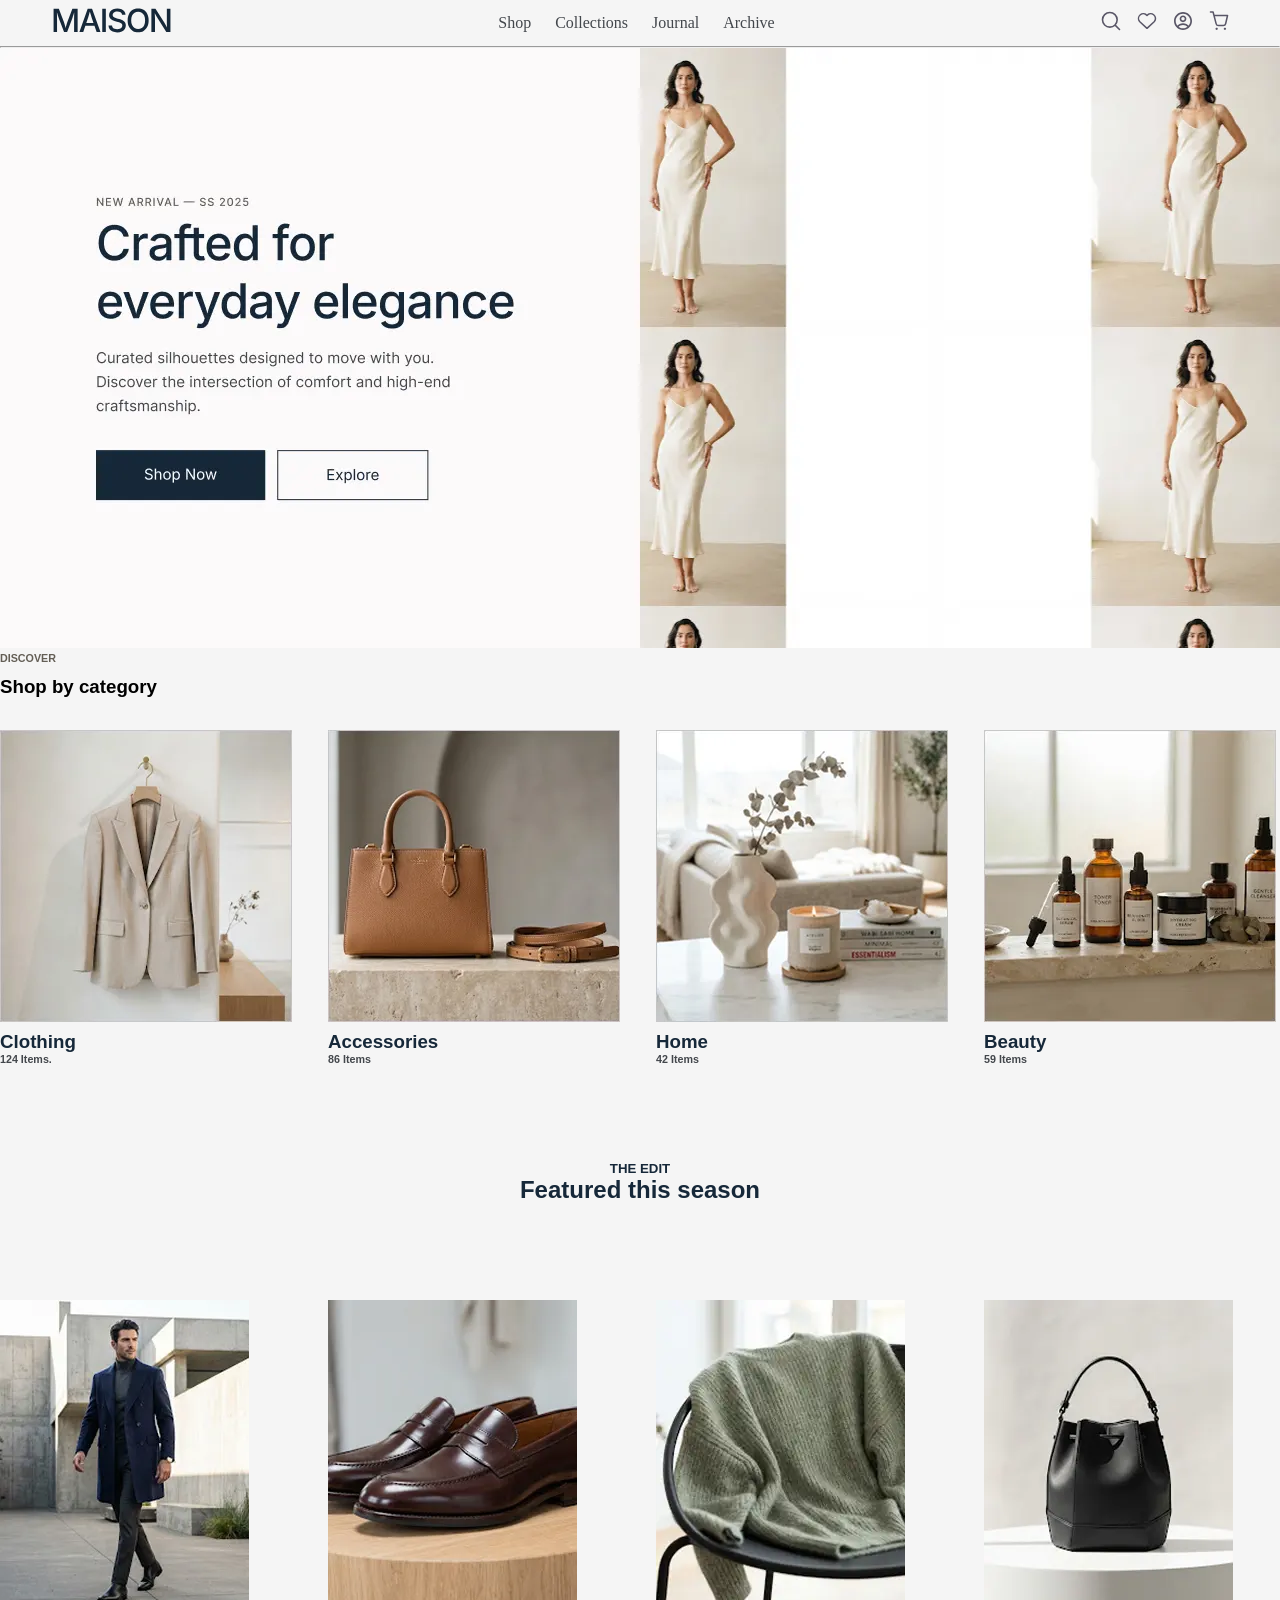
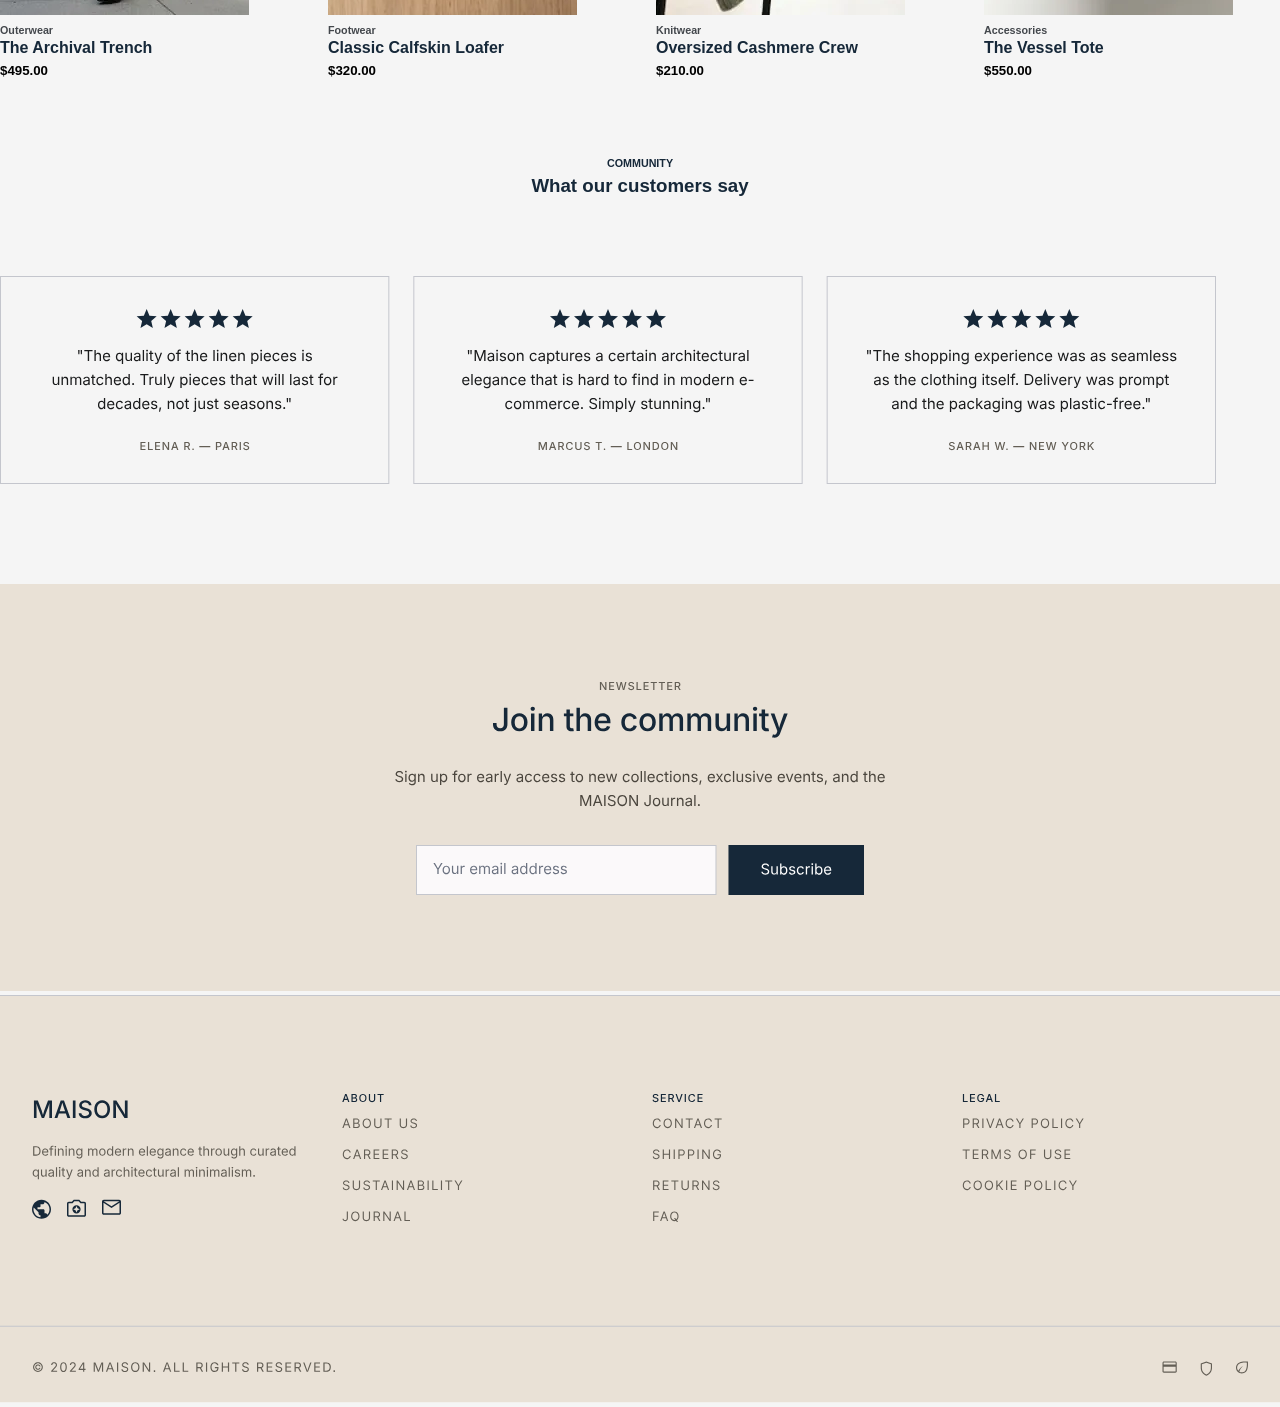
<file: index.html>
<!DOCTYPE html>
<html lang="en">
<head>
    <meta charset="UTF-8">
    <meta name="viewport" content="width=device-width, initial-scale=1.0">
    <title>Document</title>
    <link  rel="stylesheet" href="./assets/CSS/main.css"> 
</head>
<body>
    <div class="header">
    <div class="container">
        <div class="row">
            <div class="logo">
            <a href="index.html">
                 <img src="./assets/imgs/Brand Logo.svg" >
            </a>
            </div>
            <div class="list">
            <ul>
                <li><a href="shop.html">Shop</a></li>
                <li><a href="#">Collections</a></li>

                <li><a href="#">Journal</a></li>
                <li><a href="#">Archive</a></li>
            </ul>
            </div>
            <div class="icons">
            <ul>
                <li>
                  <a href="#">
                 <img src="./assets/imgs/Search.svg">
                  </a>
                </li>
                  <li>
                  <a href="wishlist.html">
                 <img src="./assets/imgs/Heart.svg">
                  </a>
                </li>
                  <li>
                  <a href="login.html">
                 <img src="./assets/imgs/Avatar.svg">
                  </a>
                </li>
                  <li>
                  <a href="cart.html">
                 <img src="./assets/imgs/Shopping cart.svg">
                  </a>
                </li>
            </ul>
            
        </div>
        </div>
    </div>
</div>
<hr>
<div class="sections">
  <div class="container">
      <div class="section1">
         <img src="./assets/imgs/Hero Section.webp" height="600" width="1280">
      </div>
      <div class="section2">
       <div class="title">
          <h6>DISCOVER</h6>
          <h3>Shop by category</h3>
       </div>
       <div class="collections">
            <div class="collection">
              <img src="./assets/imgs/clothes.webp">
              <h3>Clothing</h3>
              <h6>124 Items.</h6>
            </div>
            <div class="collection">
              <img src="./assets/imgs/bags.webp">
              <h3>Accessories</h3>
              <h6>86 Items</h6>
            </div>
            <div class="collection">
              <img src="./assets/imgs/homedec (1).webp">
              <h3>Home</h3>
              <h6>42 Items</h6>
            </div>
            <div class="collection">
              <img src="./assets/imgs/carepro.webp">
              <h3>Beauty</h3>
              <h6>59 Items</h6>
            </div>
       </div>
     </div>
     <div class="section3">
       <div class="top">
         <h5>THE EDIT</h5>
         <h2>Featured this season</h2>
       </div>
       <div class="collections">
        <div class="collection">
              <img src="./assets/imgs/op1.webp">
              <h6>Outerwear</h6>
              <h4> The Archival Trench</h4>
              <h5>$495.00 </h5>
        </div>
        <div class="collection">
              <img src="./assets/imgs/op2.webp">
              <h6>Footwear </h6>
              <h4>Classic Calfskin Loafer </h4>
              <h5> $320.00</h5>
        </div>
        <div class="collection">
              <img src="./assets/imgs/op3.webp">
              <h6> Knitwear</h6>
              <h4>Oversized Cashmere Crew </h4>
              <h5> $210.00</h5>
        </div>
        <div class="collection">
              <img src="./assets/imgs/op4.webp">
              <h6>Accessories </h6>
              <h4> The Vessel Tote</h4>
              <h5> $550.00  </h5>
        </div>
       </div>
      </div>
      <div class="section3">
        <div class="title2">
          <h6> COMMUNITY</h6>
          <h3>What our customers say </h3>
          
       </div>
       <div class="select">
          <img src="./assets/imgs/Container.svg">
       </div>
      </div>
      <div class="lastsection_footer">
         <div><img src="./assets/imgs/joincomm.svg"> </div>
         <div class="footer"> <img src="./assets/imgs/Footer.svg"></div>
      </div>
  </div>
</div>
</body>
</html>
</file>
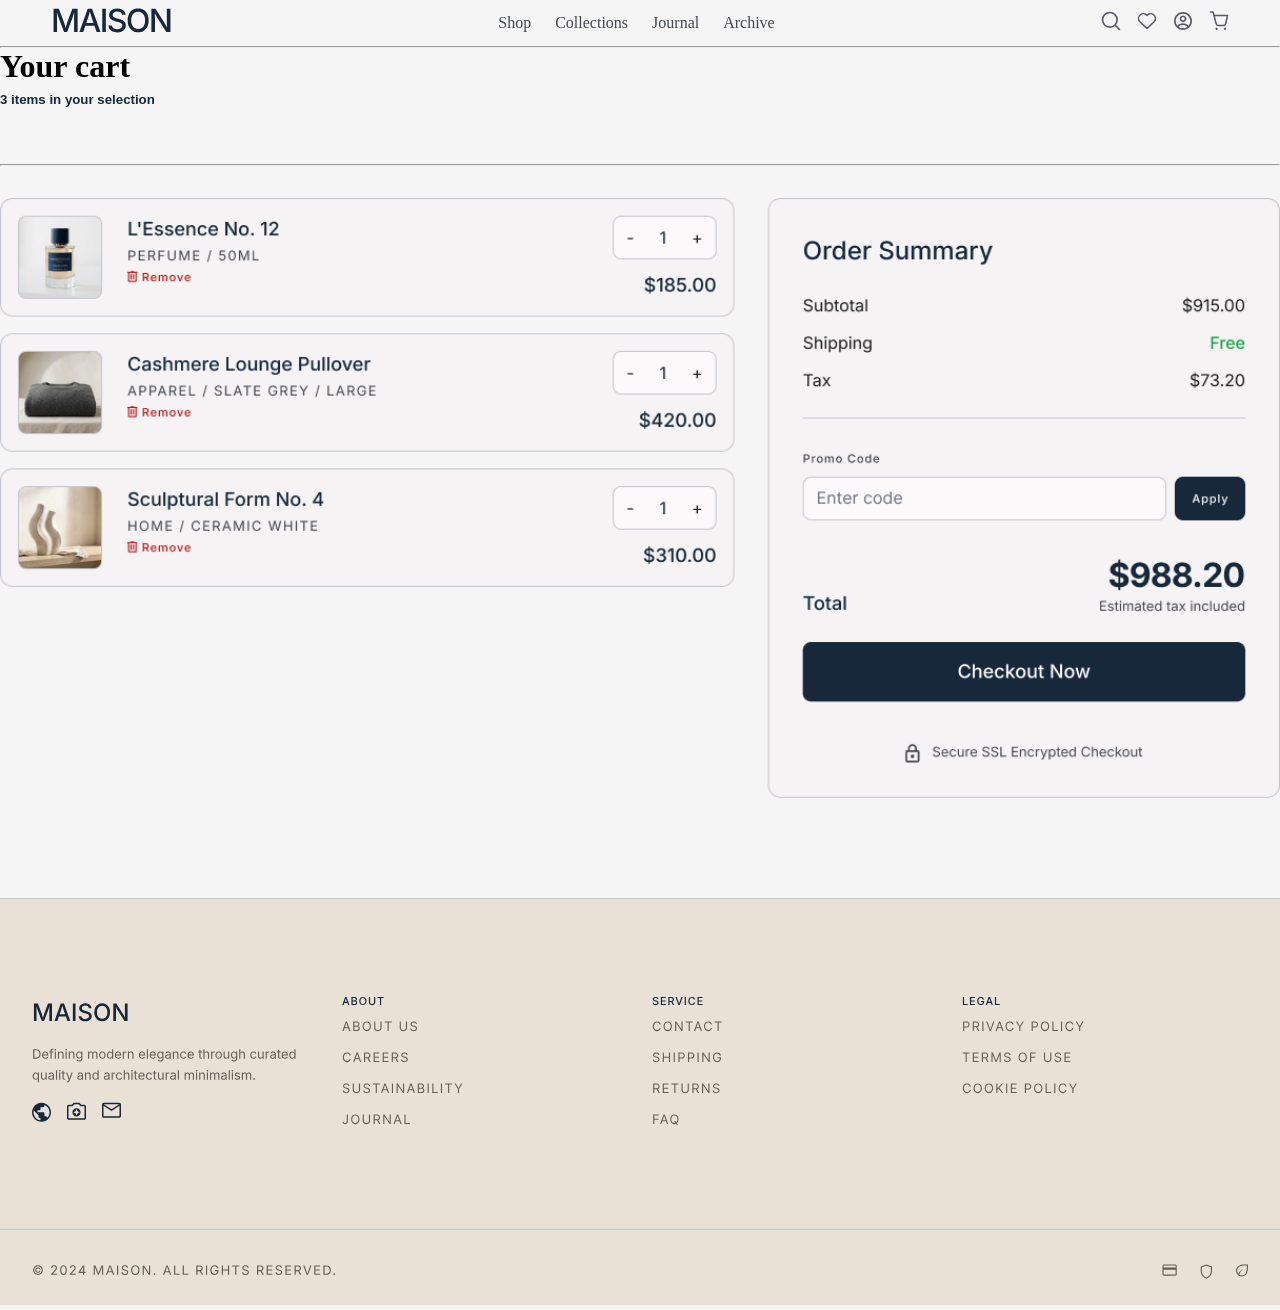
<file: cart.html>
<!DOCTYPE html>
<html lang="en">
<head>
    <meta charset="UTF-8">
    <meta name="viewport" content="width=device-width, initial-scale=1.0">
    <title>Cart page</title>
    <link rel="stylesheet" href="./assets/CSS/cart.css">
</head>
<body>
    <div class="header">
    <div class="container">
        <div class="row">
            <div class="logo">
            <a href="index.html">
                 <img src="./assets/imgs/Brand Logo.svg">
            </a>
            </div>
            <div class="list">
            <ul>
                <li><a href="shop.html">Shop</a></li>
                <li><a href="#">Collections</a></li>
                <li><a href="#">Journal</a></li>
                <li><a href="#">Archive</a></li>
            </ul>
            </div>
            <div class="icons">
            <ul>
                <li>
                  <a href="#">
                 <img src="./assets/imgs/Search.svg">
                  </a>
                </li>
                  <li>
                  <a href="wishlist.html">
                 <img src="./assets/imgs/Heart.svg">
                  </a>
                </li>
                  <li>
                  <a href="login.html">
                 <img src="./assets/imgs/Avatar.svg">
                  </a>
                </li>
                  <li>
                  <a href="cart.html">
                 <img src="./assets/imgs/Shopping cart.svg">
                  </a>
                </li>
            </ul>
        </div>
        </div>
    </div>
</div>
<hr>
<div class="sections">
  <div class="container">
    <div class="section1">
       <h1>Your cart</h1>
       <h5>3 items in your selection</h5><hr>
    </div>
      <div class="section2"><a href="./checkout.html">
        <img src="./assets/imgs/container.cart.png" height="600" width="1280"></a>   
      </div>
      <div class="footer"> <img src="./assets/imgs/Footer.svg"></div>
  </div>
</div>
</body>
</html>
</file>
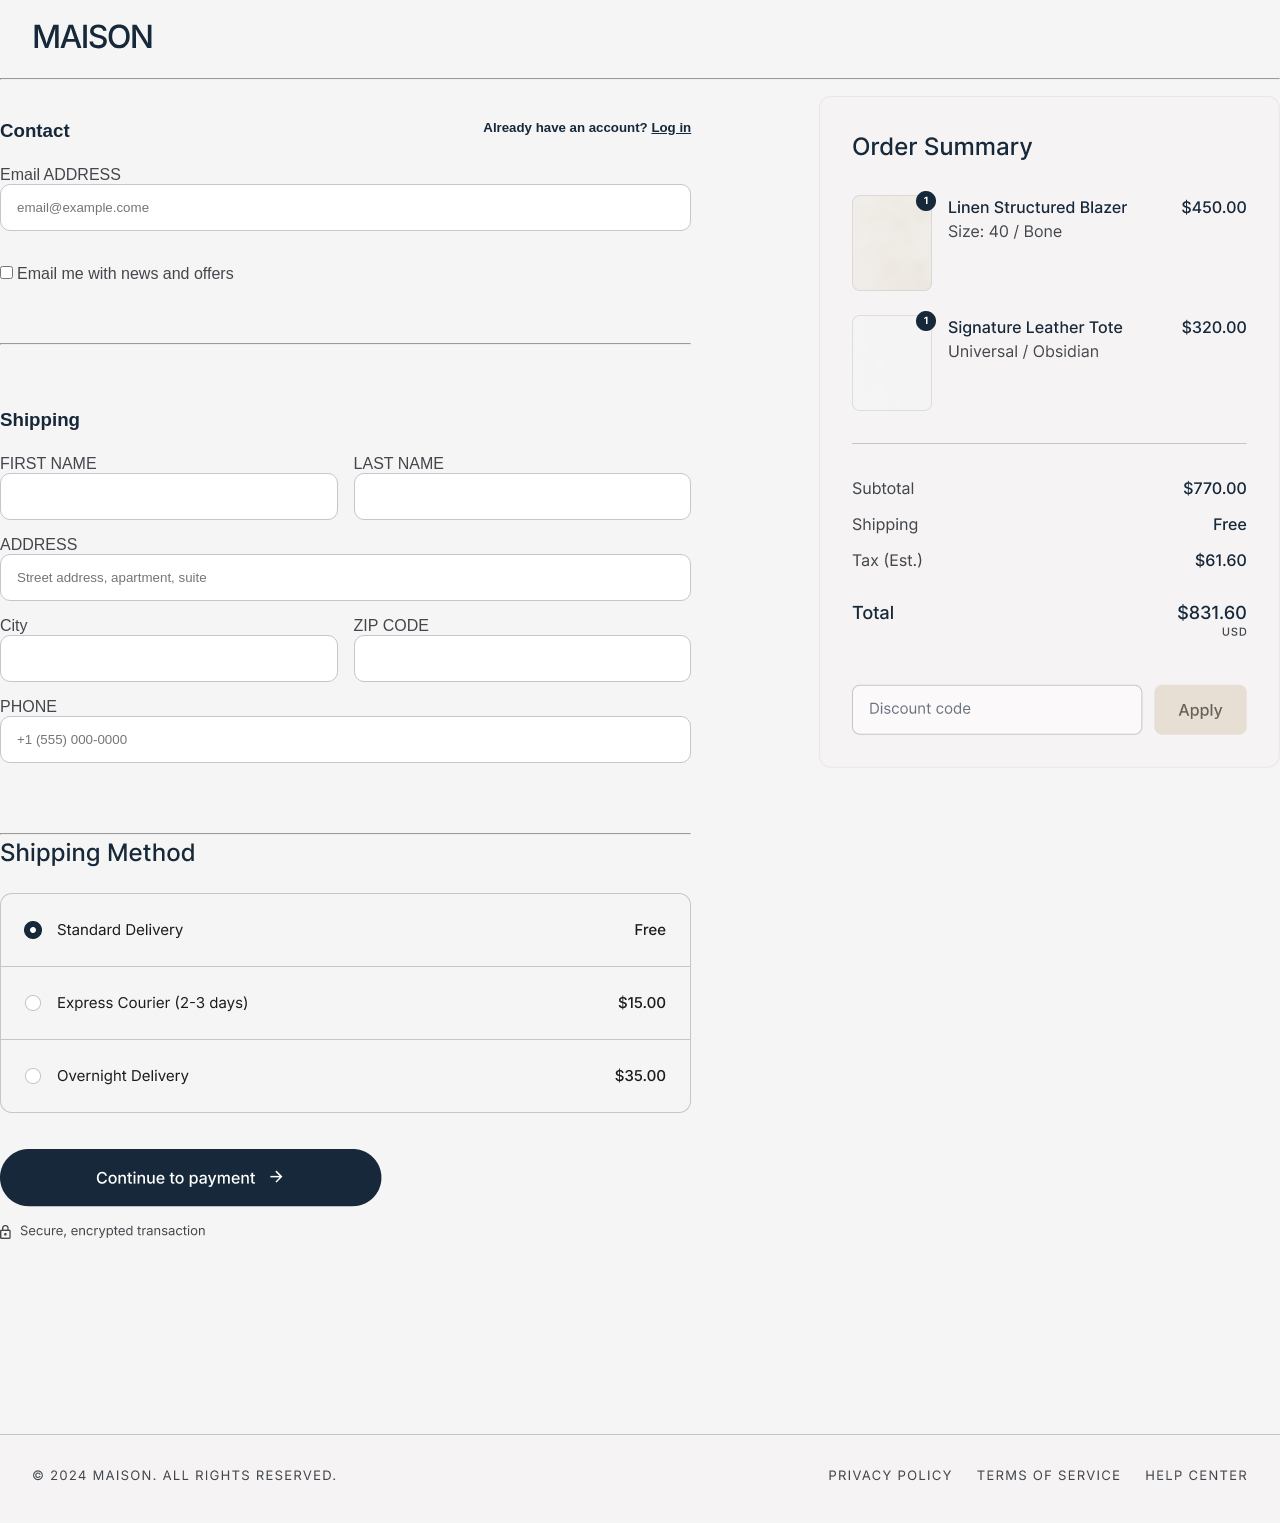
<file: checkout.html>
<!DOCTYPE html>
<html lang="en">
<head>
    <meta charset="UTF-8">
    <meta name="viewport" content="width=device-width, initial-scale=1.0">
    <title>Checkout page</title>
    <link rel="stylesheet" href="./assets/CSS/checkout.css">
</head>
<body>
    <div class="header">
      <div class="container">
        <div class="row">
            <div class="logo">
            <a href="index.html">
                 <img src="./assets/imgs/Brand Logo.svg">
            </a>
            </div>
        </div>
      </div>
   </div>
<hr>
<div class="sections">
  <div class="container">
    <div class="row">
        <div class="section1">
        
        <div class="top">
            <h3>Contact</h3>
            <h5> Already have an account? <u>Log in</u></h5>
        </div>
        <div class="part2">
          <form target="_self" method="post">
            <label class="labels">Email ADDRESS</label><br>
            <input type="email" id="box1" placeholder="email@example.come" ><br><br>
            <input type="checkbox" id="check">
            <label for="check" class="labels"> Email me with news and offers</label><hr>
            <h3 id="top">Shipping</h3>
            <div class="container">
                <div class="row2">
                    <div class="sections">
                        <div style="margin-right: 16px;margin-bottom: 16px;">
                            <label class="label2 ">FIRST NAME</label><br>
                            <input type="name" id="box2">
                        </div>
                        <div>
                            <label class="label2 ">LAST NAME</label><br>
                            <input type="name" id="box2">
                        </div>  
                    </div>
                </div>
            </div>
            <label class="labels">ADDRESS</label><br>
            <input type="email" id="box1" placeholder="Street address, apartment, suite" >
            <div class="container">
                <div class="row2">
                    <div class="sections">
                        <div style="margin-right: 16px;margin-bottom: 16px;">
                            <label class="label2 ">City</label><br>
                            <input type="name" id="box2">
                        </div>
                        <div>
                            <label class="label2 ">ZIP CODE</label><br>
                            <input type="name" id="box2">
                        </div>  
                    </div>
                </div>
            </div>
             <label class="labels ">PHONE</label><br>
             <input type="email" id="box1" placeholder="+1 (555) 000-0000 " >
             <br><br><br><br><hr>
          </form>
          <img src="./assets/imgs/checkSection.png">
            <a href="./order.html">
                    <img src="./assets/imgs/Containercheck.png">
            </a>
        </div> 
      </div>
      <div class="section2">
        <a href="./order.html">
         <img src="./assets/imgs/check1.png">
        </a>
      </div>
     </div>
      <div class="footer"> <img src="./assets/imgs/footer3.png"></div>
    </div>
 </div>
 </div>
</body>
</html>
</file>
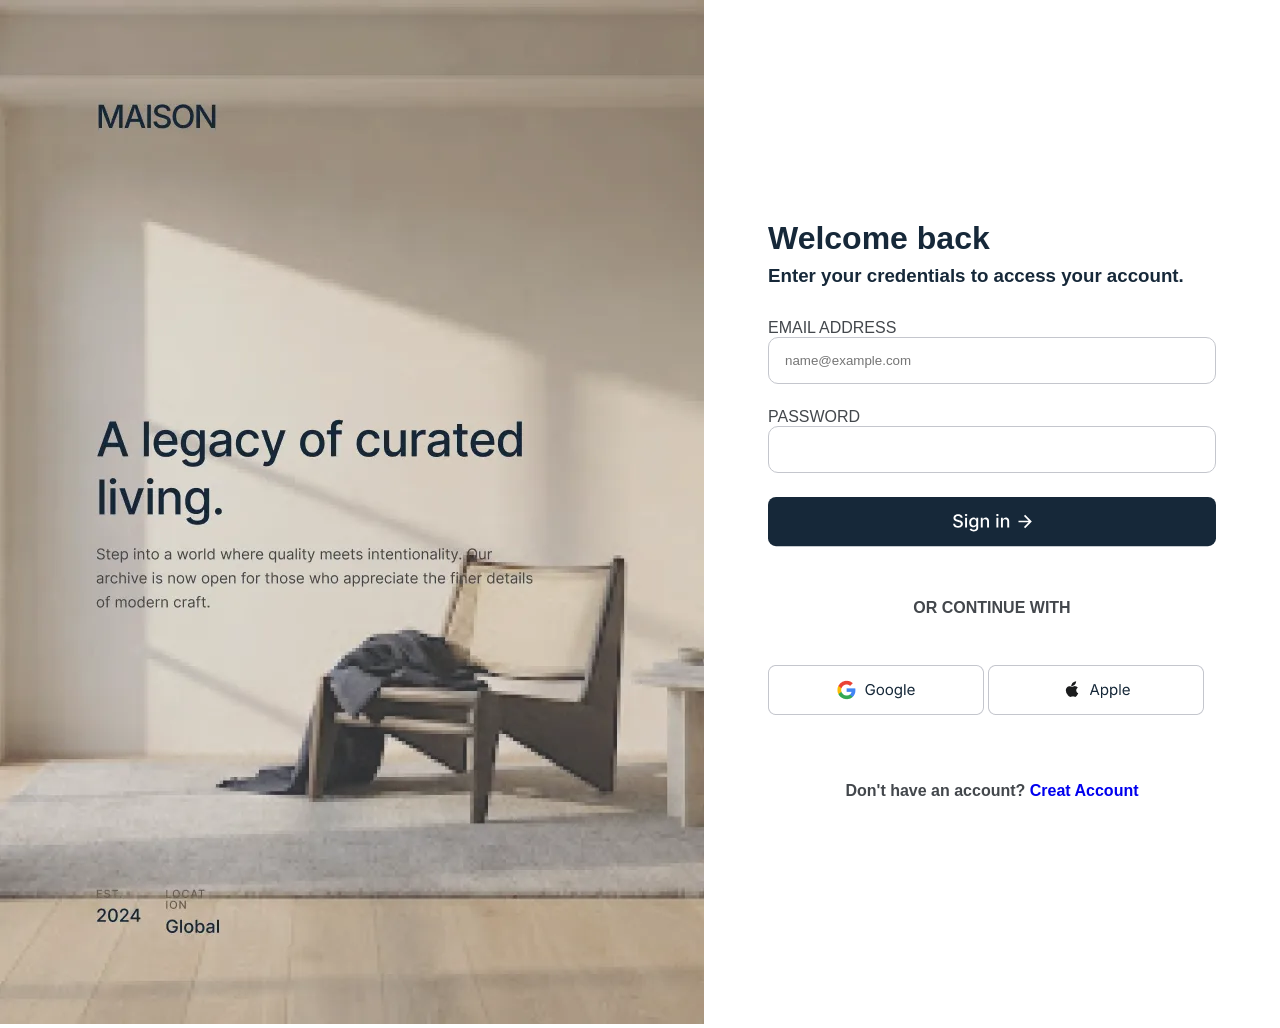
<file: login.html>
<!DOCTYPE html>
<html lang="en">
<head>
    <meta charset="UTF-8">
    <meta name="viewport" content="width=device-width, initial-scale=1.0">
    <title>Login page</title>
    <link rel="stylesheet" href="./assets/CSS/login.css">
</head>
<body>
    <div class="sections">
       <div class="container">
          <div class="row">
             <div class="section1">
                <img src="./assets/imgs/left_section.webp">
             </div>
             <div class="section2">
                 <div class="top">
                     <h1>
                     Welcome back
                     </h1>
                     <h3> Enter your credentials to access your account.</h3>
                 </div>
                 <div class="fform">
                    <form target="_self" method="post" >
                        <label class="labels"> EMAIL ADDRESS </label><br>
                        <input type="email" id="box1" placeholder="name@example.com">
                        <label class="labels"> PASSWORD </label><br>
                        <input type="password" id="box1">
                    </form>
                 </div>
                 <div class="sign_in">
                     <a href="./myAccount.html">
                        <img src="./assets/imgs/Sign In Button.svg">
                     </a>
                 </div>
                 <div class="accounts">
                   <h4>OR CONTINUE WITH</h4>
                   <a href="#"> <img src="./assets/imgs/google.png" ></a>
                   <a href="#"> <img src="./assets/imgs/Apple.png" ></a>
                 </div>
                 <div class="buttom">
                  <h4>Don't have an account?<a href="./register.html"> Creat Account</a></h4>
                 </div>
             </div>
          </div>

       </div>
    </div>
</body>
</html>
</file>
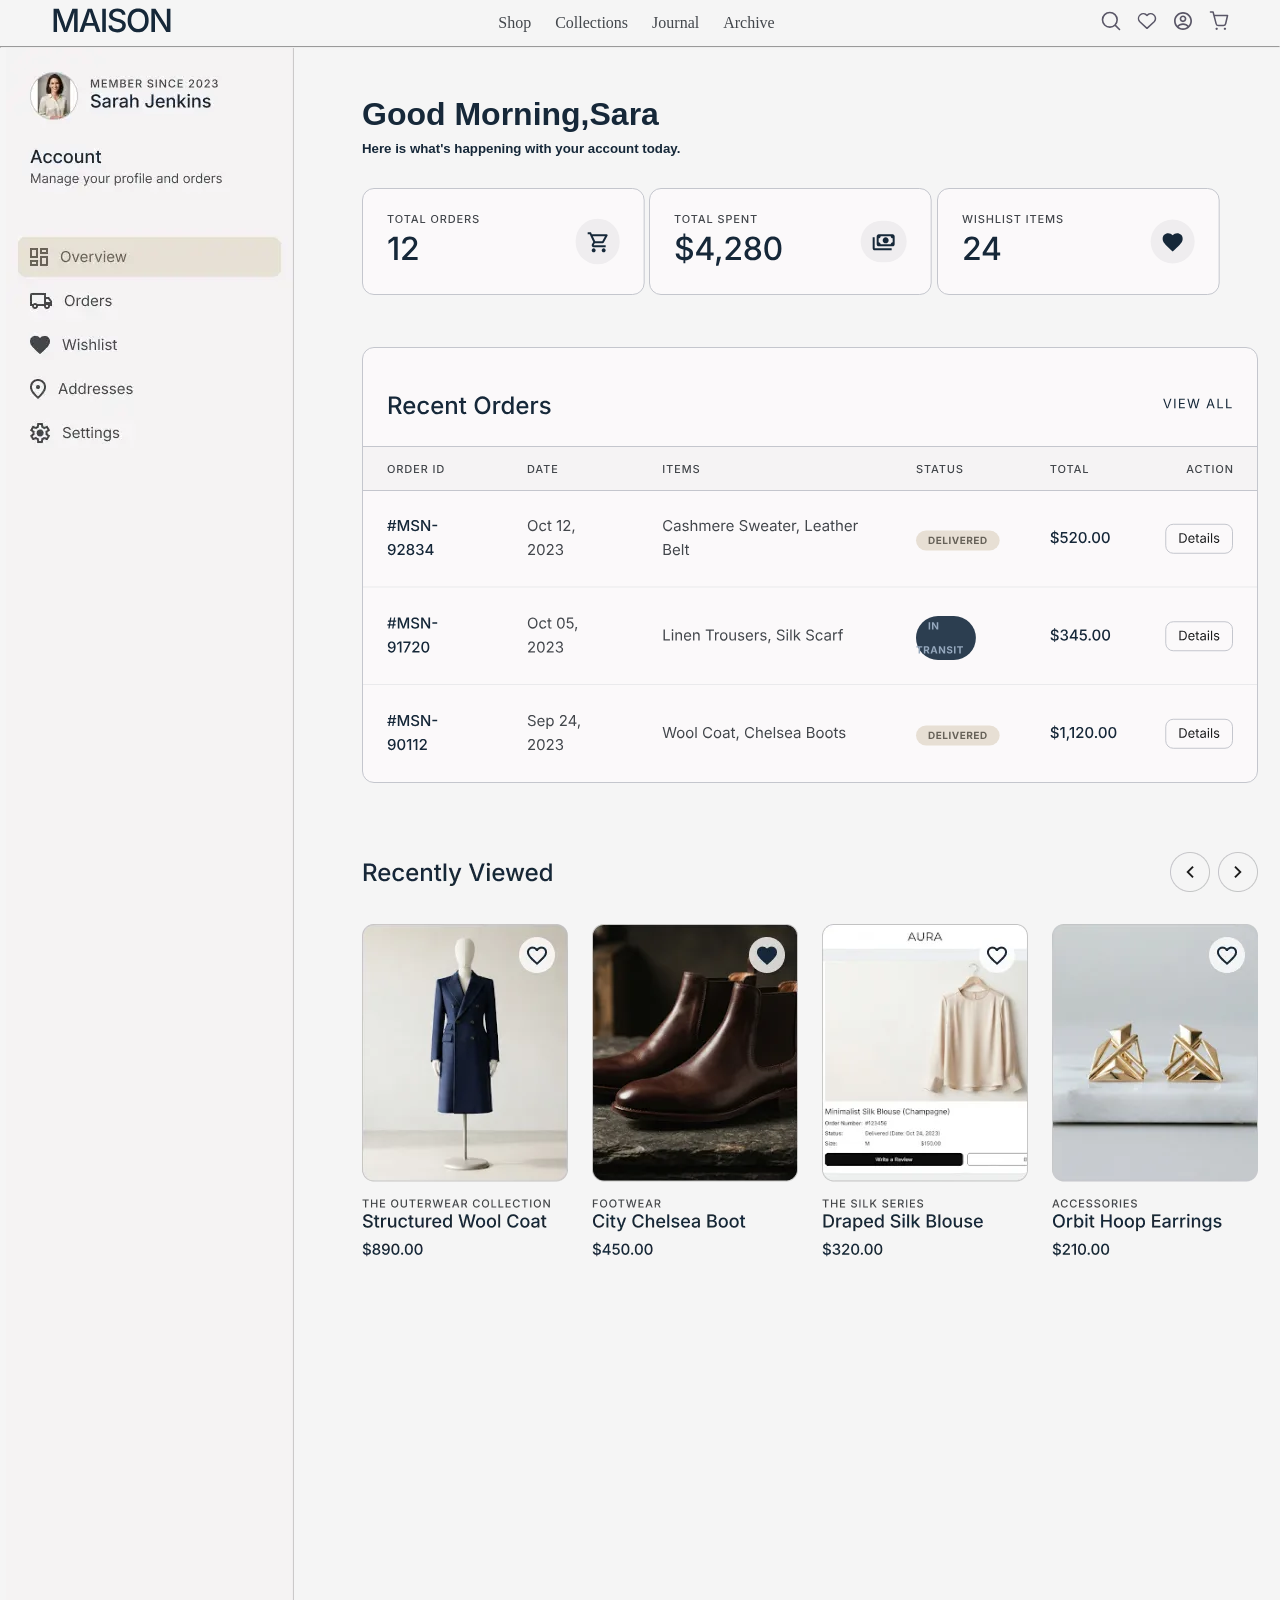
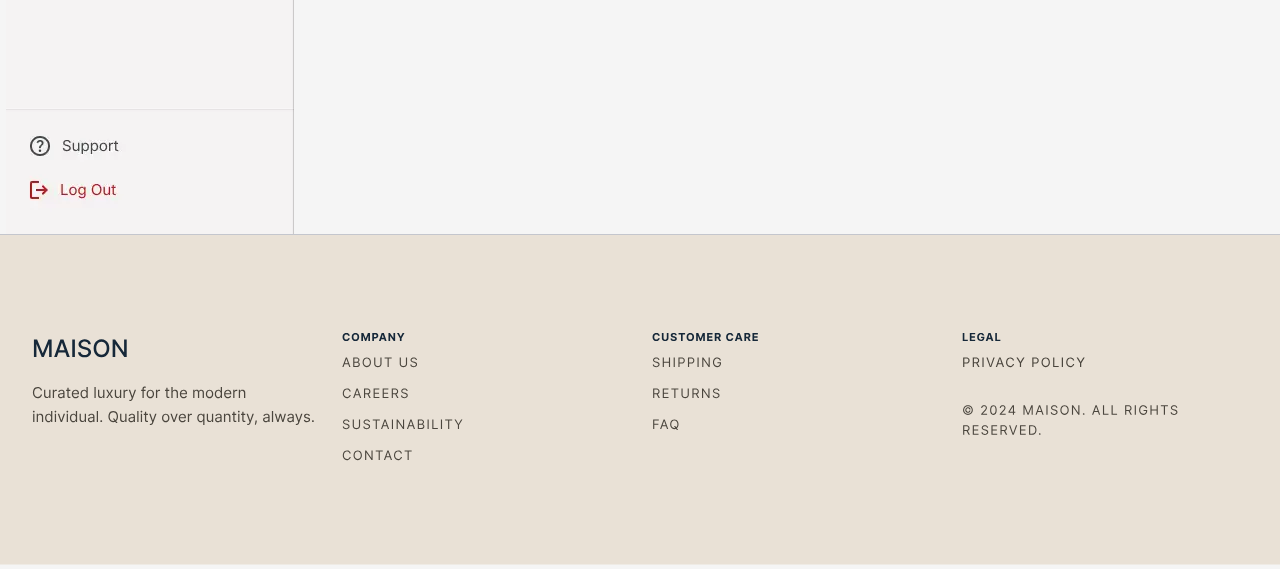
<file: myAccount.html>
<!DOCTYPE html>
<html lang="en">
<head>
    <meta charset="UTF-8">
    <meta name="viewport" content="width=device-width, initial-scale=1.0">
    <title> My Account page</title>
    <link rel="stylesheet" href="./assets/CSS/account.css">
</head>
<body>
    <div class="header">
    <div class="container">
        <div class="row">
            <div class="logo">
            <a href="index.html">
                 <img src="./assets/imgs/Brand Logo.svg">
            </a>
            </div>
            <div class="list">
            <ul>
                <li><a href="shop.html">Shop</a></li>
                <li><a href="#">Collections</a></li>
                <li><a href="#">Journal</a></li>
                <li><a href="#">Archive</a></li>
            </ul>
            </div>
            <div class="icons">
            <ul>
                <li>
                  <a href="#">
                 <img src="./assets/imgs/Search.svg">
                  </a>
                </li>
                  <li>
                  <a href="wishlist.html">
                 <img src="./assets/imgs/Heart.svg">
                  </a>
                </li>
                  <li>
                  <a href="login.html">
                 <img src="./assets/imgs/Avatar.svg">
                  </a>
                </li>
                  <li>
                  <a href="cart.html">
                 <img src="./assets/imgs/Shopping cart.svg">
                  </a>
                </li>
            </ul>
        </div>
        </div>
    </div>
 </div>
  <hr>
         <div class="sections">
       <div class="container">
          <div class="rows">
             <div class="section1">
                <img src="./assets/imgs/left-section3.webp">
             </div>
             <div class="section2">
                 <div class="top">
                     <h1>
                     Good Morning,Sara
                     </h1>
                     <h5> Here is what's happening with your account today.</h5>
                     <a href="#"><img src="./assets/imgs/Total.svg"></a>
                     <a href="#"><img src="./assets/imgs/Total$.svg"></a>
                     <a href="./wishlist.html"><img src="./assets/imgs/WishList.svg"></a>
                 </div>
                 
                 <div class="part">
                     <img src="./assets/imgs/sectionAccpage.svg ">
                 </div>
                 <div class="part2">
                  <img src="./assets/imgs/SECTION-Accpage2.webp ">
                 </div>
             </div>
          </div>
       </div>
    </div>
    <div class="footer"> <img src="./assets/imgs/F1.svg"></div>
</body>
</html>
</file>
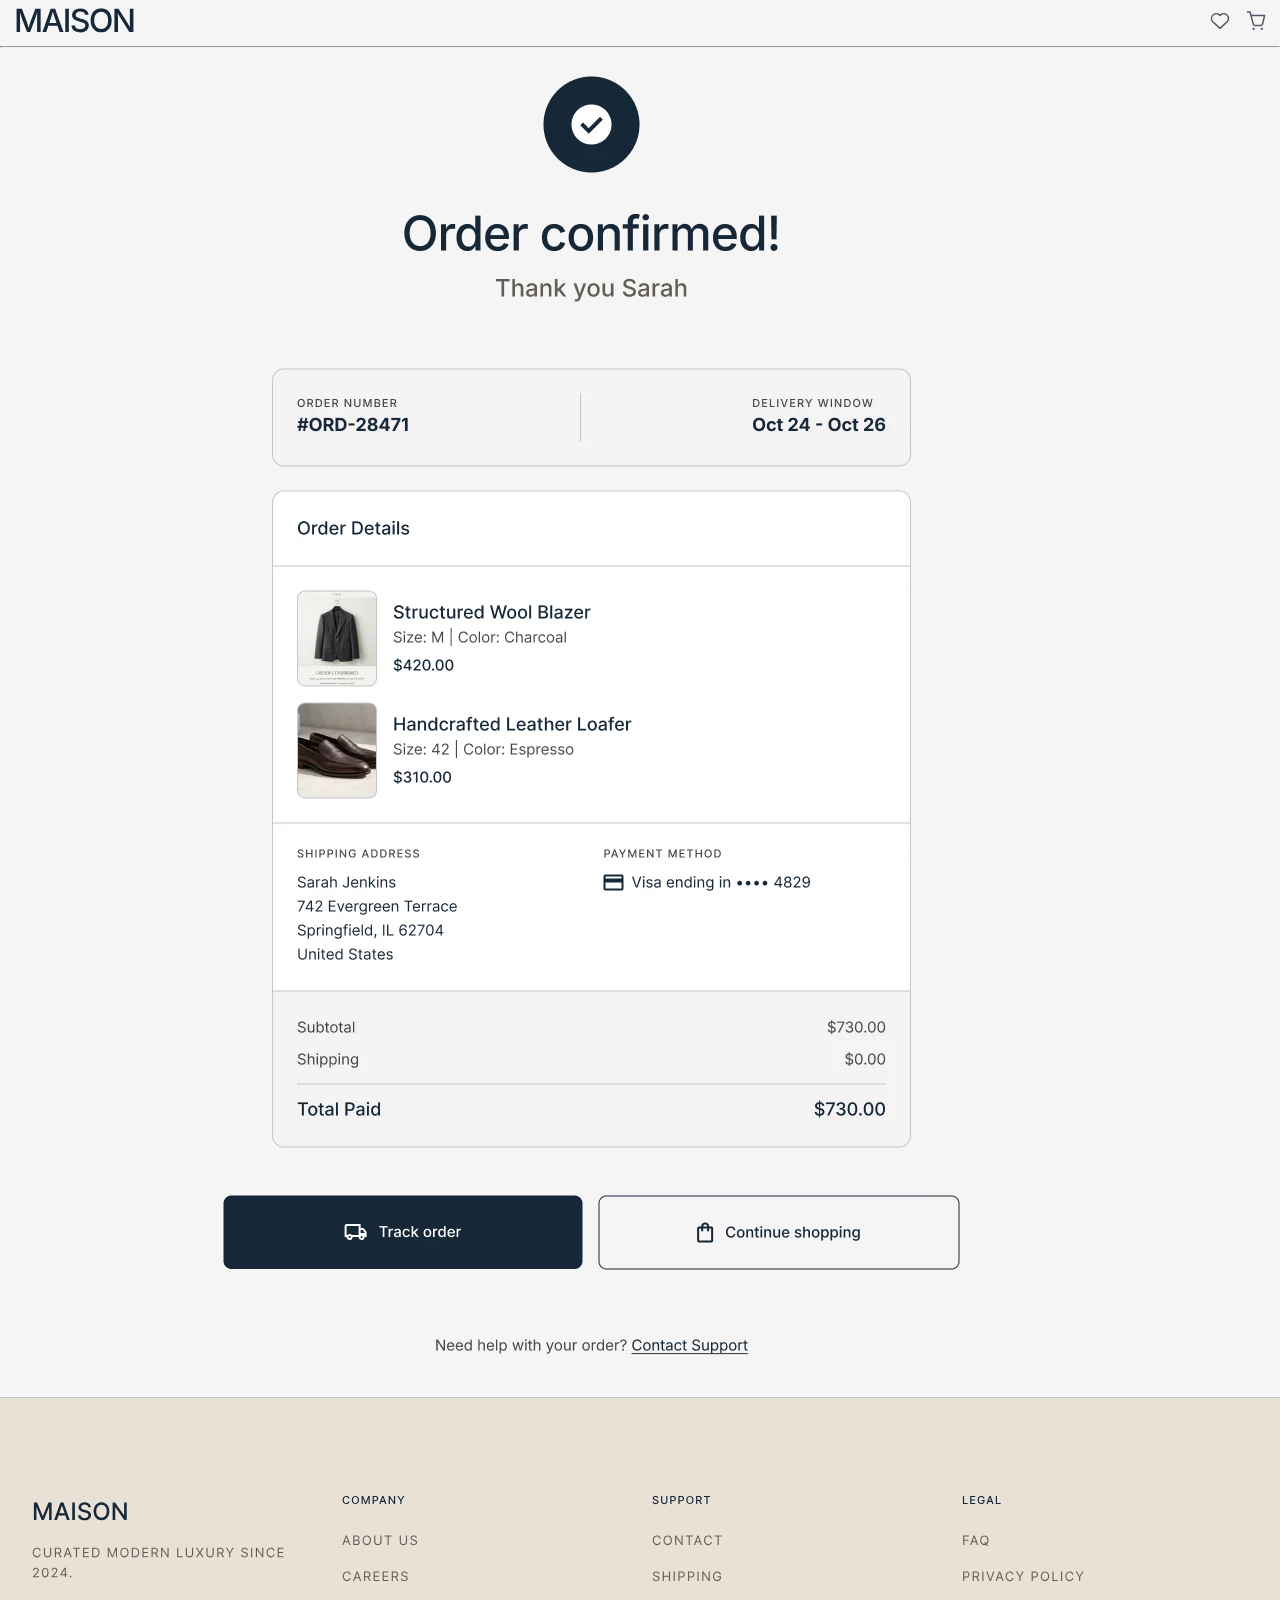
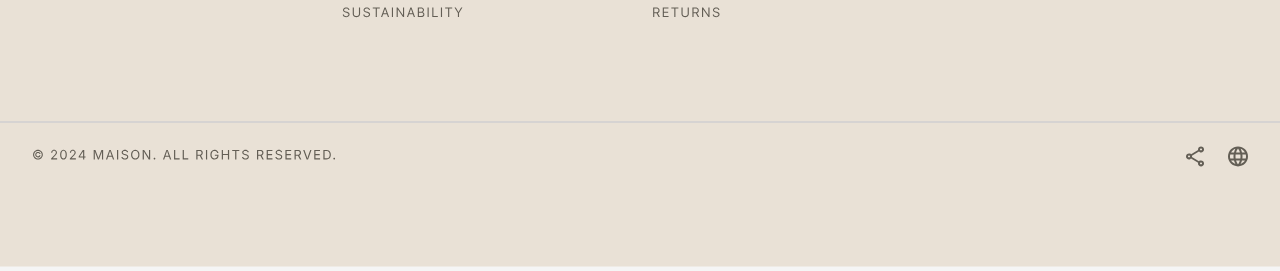
<file: order.html>
<!DOCTYPE html>
<html lang="en">
<head>
    <meta charset="UTF-8">
    <meta name="viewport" content="width=device-width, initial-scale=1.0">
    <title>order page</title>
    <link rel="stylesheet" href="./assets/CSS/order.css">
</head>
<body>
    <div class="header">
    <div class="container">
        <div class="row">
            <div class="logo">
            <a href="index.html">
                 <img src="./assets/imgs/Brand Logo.svg">
            </a>
            </div>
            <div class="icons">
            <ul>
                  <li>
                  <a href="wishlist.html">
                 <img src="./assets/imgs/Heart.svg">
                  </a>
                </li>
                  <li>
                  <a href="cart.html">
                 <img src="./assets/imgs/Shopping cart.svg">
                  </a>
                </li>
            </ul>
        </div>
        </div>
    </div>
 </div>
  <hr>
  <div class="sections">
  <div class="container">
    <div class="content">
       <img src="./assets/imgs/content.webp">
    </div>
    </div>
</div>
 <div class="footer"> <img src="./assets/imgs/F2.svg"></div>
</body>
</html>
</file>
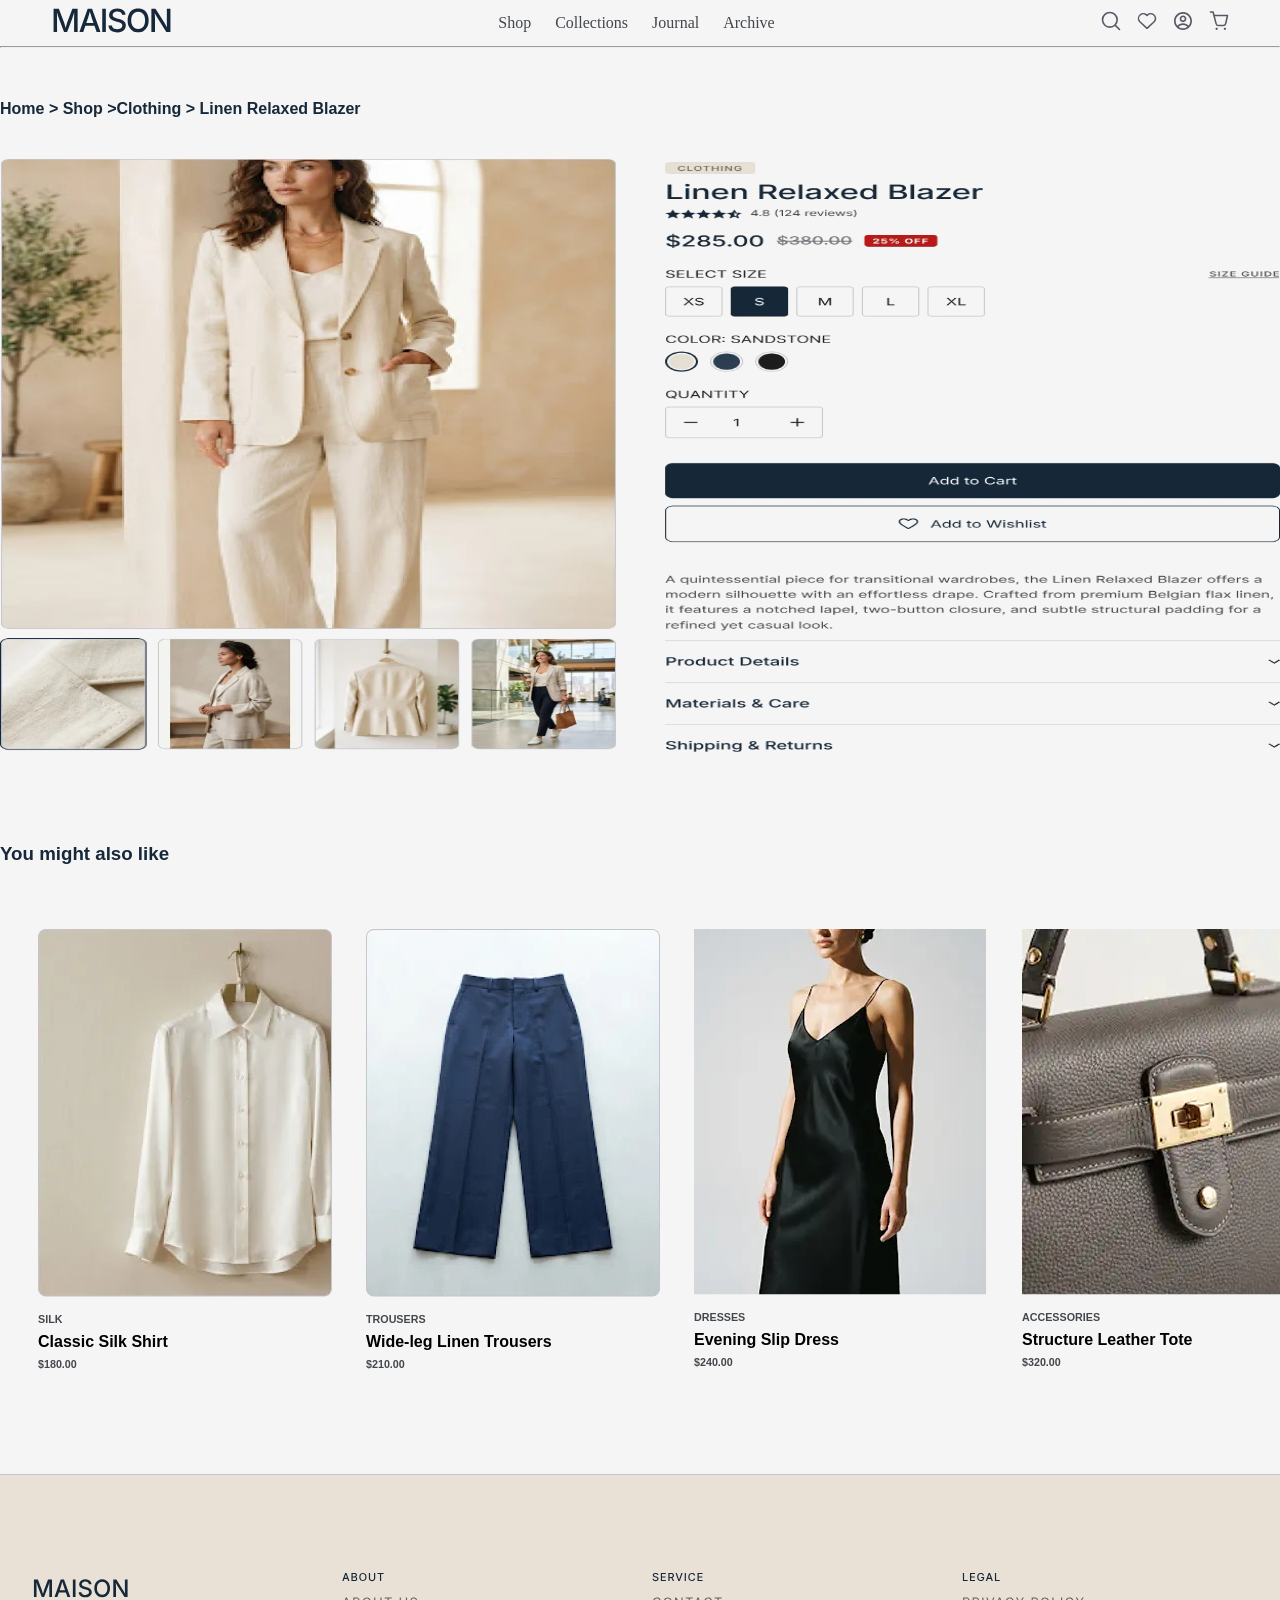
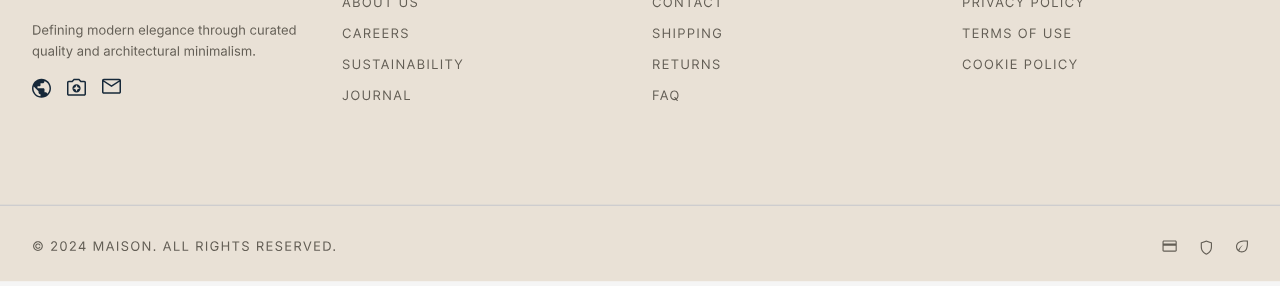
<file: product.html>
<!DOCTYPE html>
<html lang="en">
<head>
    <meta charset="UTF-8">
    <meta name="viewport" content="width=device-width, initial-scale=1.0">
    <title>product page</title>
    <link rel="stylesheet" href="./assets/CSS/product.css">
</head>
<body>
    <div class="header">
    <div class="container">
        <div class="row">
            <div class="logo">
            <a href="index.html">
                 <img src="./assets/imgs/Brand Logo.svg">
            </a>
            </div>
            <div class="list">
            <ul>
                <li><a href="shop.html">Shop</a></li>
                <li><a href="#">Collections</a></li>
                <li><a href="#">Journal</a></li>
                <li><a href="#">Archive</a></li>
            </ul>
            </div>
            <div class="icons">
            <ul>
                <li>
                  <a href="#">
                 <img src="./assets/imgs/Search.svg">
                  </a>
                </li>
                  <li>
                  <a href="wishlist.html">
                 <img src="./assets/imgs/Heart.svg">
                  </a>
                </li>
                  <li>
                  <a href="login.html">
                 <img src="./assets/imgs/Avatar.svg">
                  </a>
                </li>
                  <li>
                  <a href="cart.html">
                 <img src="./assets/imgs/Shopping cart.svg">
                  </a>
                </li>
            </ul>
        </div>
        </div>
    </div>
</div>
<hr>
<div class="sections">
  <div class="container">
    <div class="section1">
       <h4>Home > Shop >Clothing > Linen Relaxed Blazer</h4>
    </div>
      <div class="section2"><a href="./cart.html">
        <img src="./assets/imgs/section2p.webp" height="600" width="1280"</a>
         
      </div>
      
     <div class="section3">

       <div class="top">
          <h3>You might also like</h3>
       </div>
       <div class="collections">
        <div class="collection"><a href="./wishlist.html">
          <img src="./assets/imgs/silk.webp"></a>
              
              <h6>SILK</h6>
              <h4> Classic Silk Shirt</h4>
              <h6>$180.00 </h6>
        </div>
        <div class="collection"><a href="./wishlist.html">
          <img src="./assets/imgs/trouser.webp">
             </a>
              <h6>TROUSERS </h6>
              <h4>Wide-leg Linen Trousers </h4>
              <h6> $210.00</h6>
        </div>
        <div class="collection"><a href="./wishlist.html">
          <img src="./assets/imgs/dresses.webp">
              </a>
              <h6> DRESSES</h6>
              <h4>Evening Slip Dress </h4>
              <h6> $240.00</h6>
        </div>
        <div class="collection"><a href="./wishlist.html">
                <img src="./assets/imgs/accessories.webp">
             </a>
              <h6>ACCESSORIES </h6>
              <h4> Structure Leather Tote</h4>
              <h6> $320.00  </h6>
        </div>
       </div>
      </div> 
         <div class="footer"> <img src="./assets/imgs/Footer.svg"></div>
  </div>
</div>
</body>
</html>
</file>
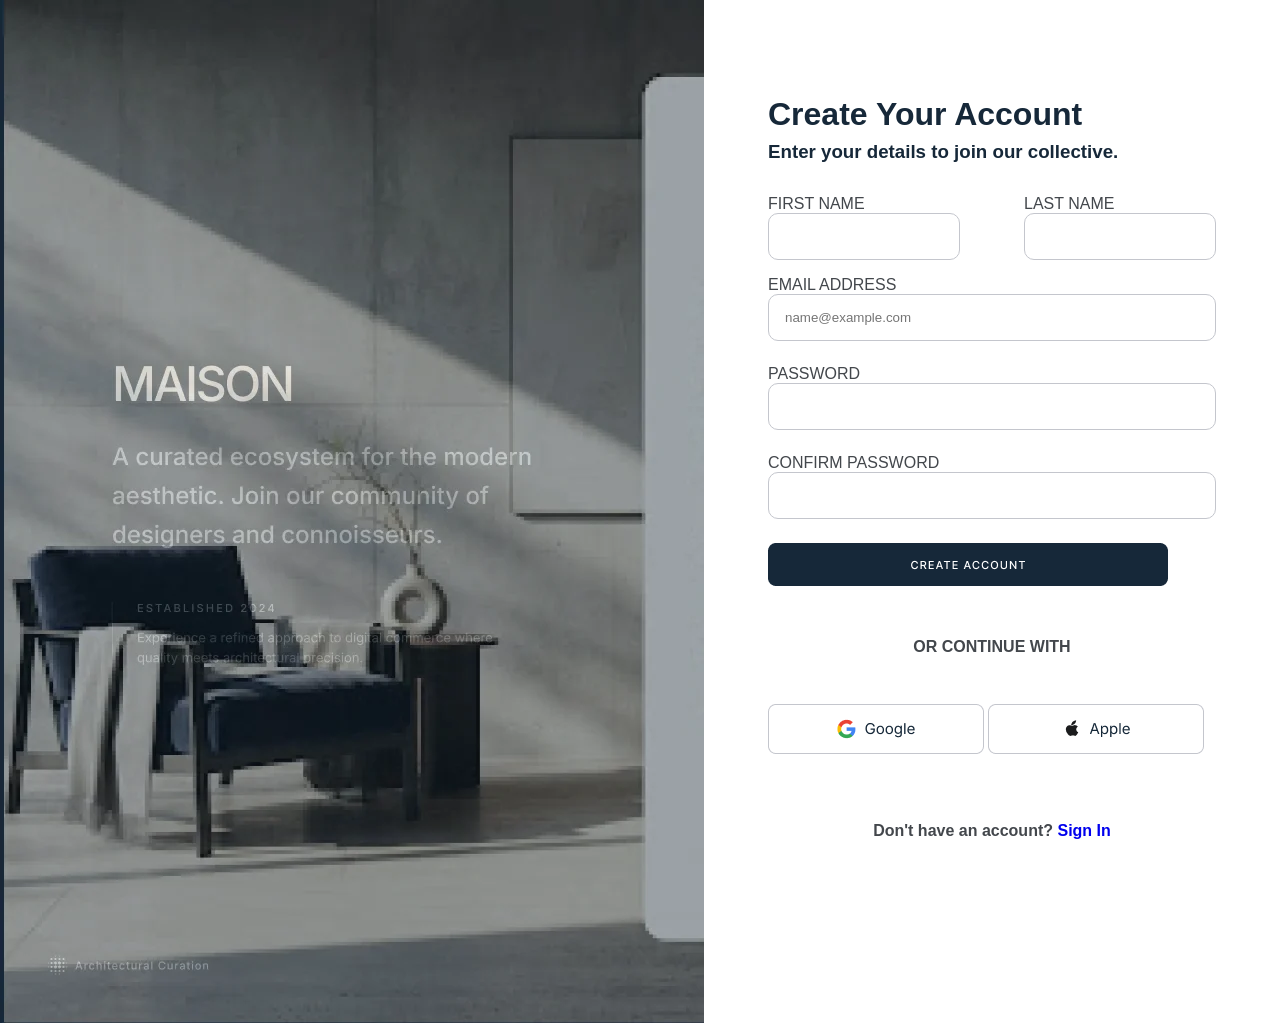
<file: register.html>
<!DOCTYPE html>
<html lang="en">
<head>
    <meta charset="UTF-8">
    <meta name="viewport" content="width=device-width, initial-scale=1.0">
    <title>Register page</title>
    <link rel="stylesheet" href="./assets/CSS/reg.css">
</head>
<body>
    <div class="sections">
       <div class="container">
          <div class="row">
             <div class="section1">
                <img src="./assets/imgs/leftsection2.webp">
             </div>
             <div class="section2">
                 <div class="top">
                     <h1>Create Your Account</h1>
                     <h3> Enter your details to join our collective.</h3>
                 </div>
                 <div class="fform">
                     
                    <form target="_self" method="post" >
                        <div class="container">
                <div class="row2">
                    <div class="sections">
                        <div style="margin-right: 16px;margin-bottom: 16px;">
                            <label class="label2 ">FIRST NAME</label><br>
                            <input type="name" id="box2">
                        </div>
                        <div>
                            <label class="label2 ">LAST NAME</label><br>
                            <input type="name" id="box2">
                        </div>  
                    </div>
                </div>
              </div>
                        <label class="labels"> EMAIL ADDRESS </label><br>
                        <input type="email" id="box1" placeholder="name@example.com">
                        <label class="labels"> PASSWORD </label><br>
                        <input type="password" id="box1">
                        <label class="labels">  CONFIRM PASSWORD </label><br>
                        <input type="password" id="box1">
                    </form>
                 </div>
                 <div class="create_acc">
                     <a href="./myAccount.html">
                        <img src="./assets/imgs/Creat_Account.png">
                     </a>
                 </div>
                 <div class="accounts">
                   <h4>OR CONTINUE WITH</h4>
                   <a href="#"> <img src="./assets/imgs/google.png" ></a>
                   <a href="#"> <img src="./assets/imgs/Apple.png" ></a>
                 </div>
                 <div class="buttom">
                  <h4>Don't have an account?<a href="./login.html"> Sign In</a></h4>
                 </div>
             </div>
          </div>

       </div>
    </div>
</body>
</html>
</file>
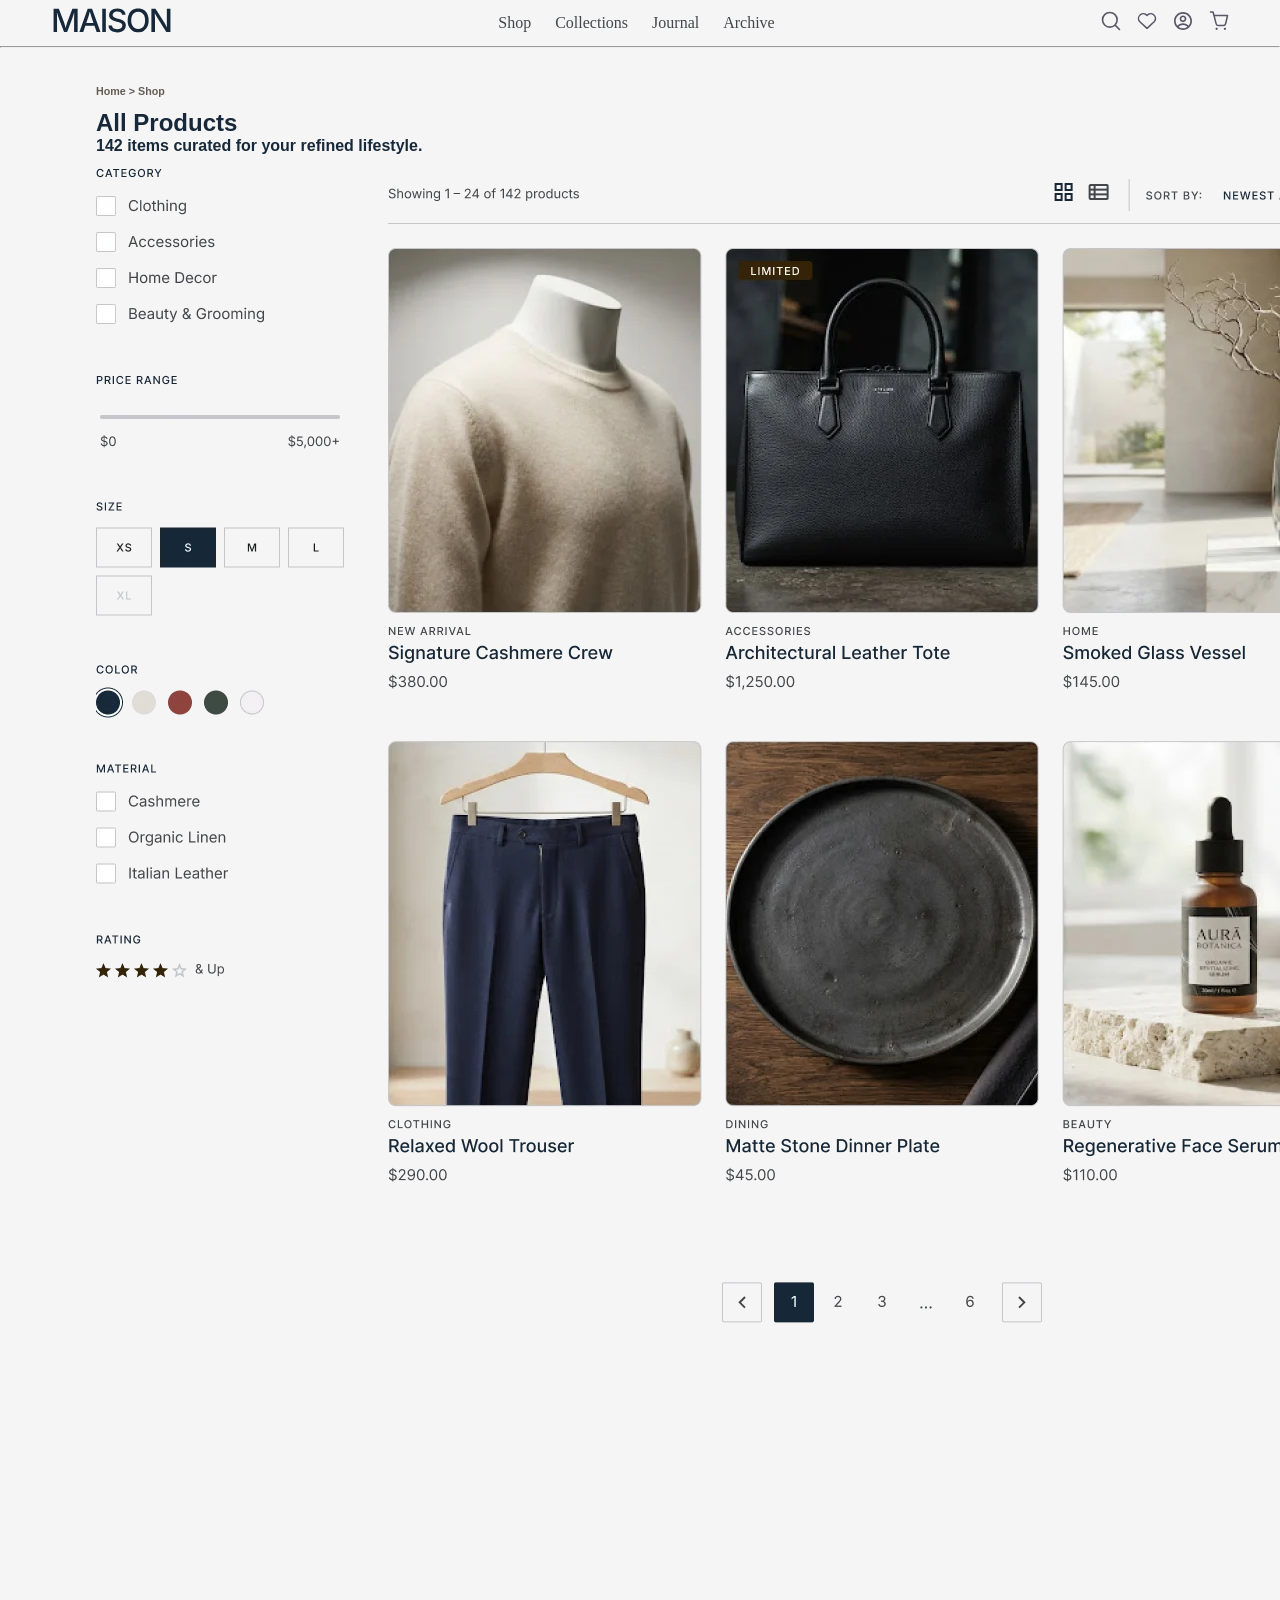
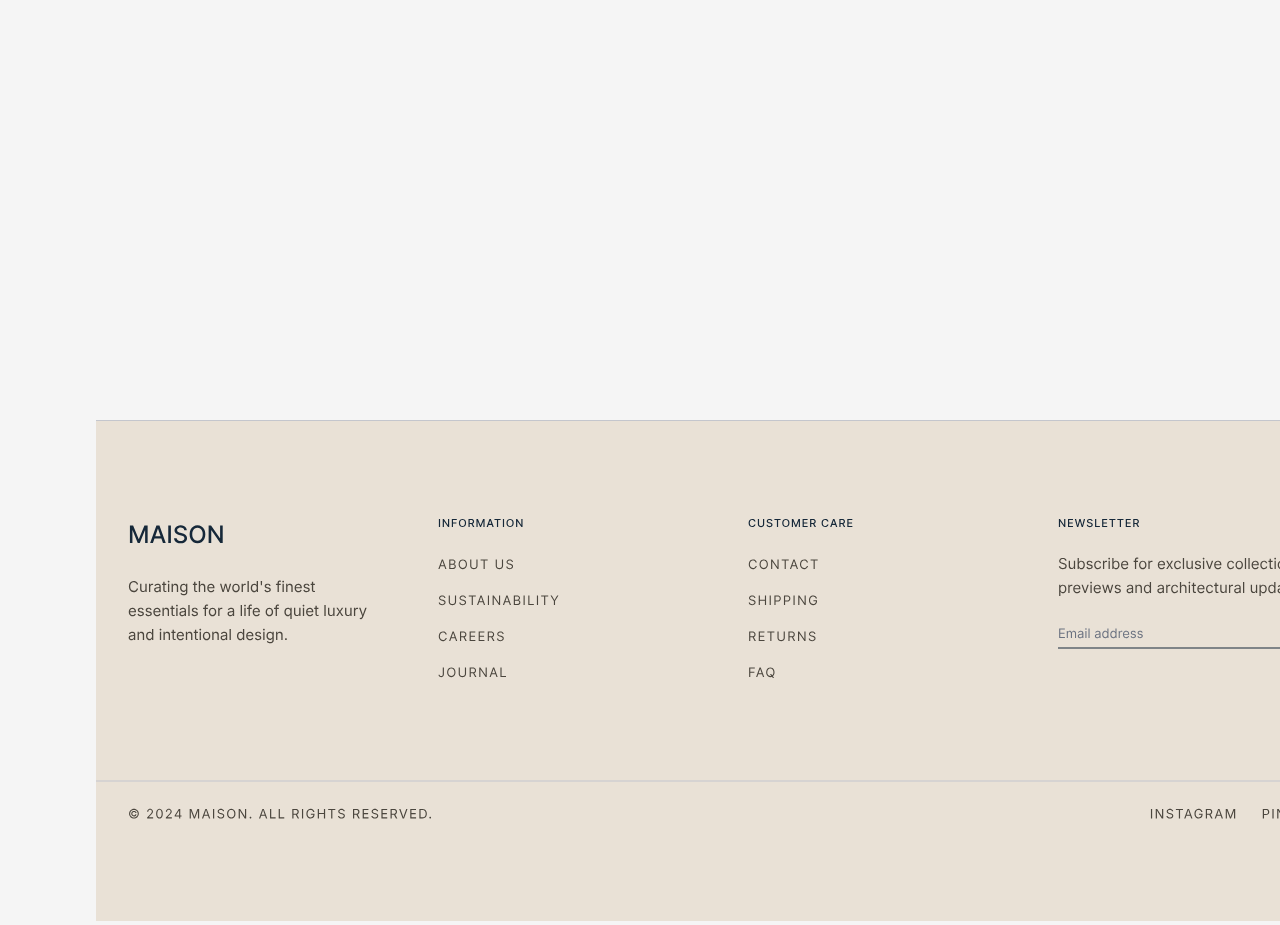
<file: shop.html>
<!DOCTYPE html>
<html lang="en">
<head>
    <meta charset="UTF-8">
    <meta name="viewport" content="width=device-width, initial-scale=1.0">
    <title>Shop page</title>
    <link rel="stylesheet" href="./assets/CSS/shop.css">
</head>
<body>
    <div class="header">
    <div class="container">
        <div class="row">
            <div class="logo">
            <a href="index.html">
                 <img src="./assets/imgs/Brand Logo.svg">
            </a>
            </div>
            <div class="list">
            <ul>
                <li><a href="shop.html">Shop</a></li>
                <li><a href="#">Collections</a></li>
                <li><a href="#">Journal</a></li>
                <li><a href="#">Archive</a></li>
            </ul>
            </div>
            <div class="icons">
            <ul>
                <li>
                  <a href="#">
                 <img src="./assets/imgs/Search.svg">
                  </a>
                </li>
                  <li>
                  <a href="wishlist.html">
                 <img src="./assets/imgs/Heart.svg">
                  </a>
                </li>
                  <li>
                  <a href="login.html">
                 <img src="./assets/imgs/Avatar.svg">
                  </a>
                </li>
                  <li>
                  <a href="cart.html">
                 <img src="./assets/imgs/Shopping cart.svg">
                  </a>
                </li>
            </ul>
        </div>
        </div>
    </div>
</div>
<hr><div class="sections">
 <div class="container">
    <div class="section1">
     <h6>Home > Shop</h6>
     <h2>All Products</h2>
     <h4> 142 items curated for your refined lifestyle.</h4>
     </div>
     <div class="section2">
      <a href="./product.html"><img src="./assets/imgs/Container.webp"></a>
      
     </div>
     <div class="section3">
         <img src="./assets/imgs/footer2.svg"></div>
  </div>
</div>
</body>
</html>
</file>
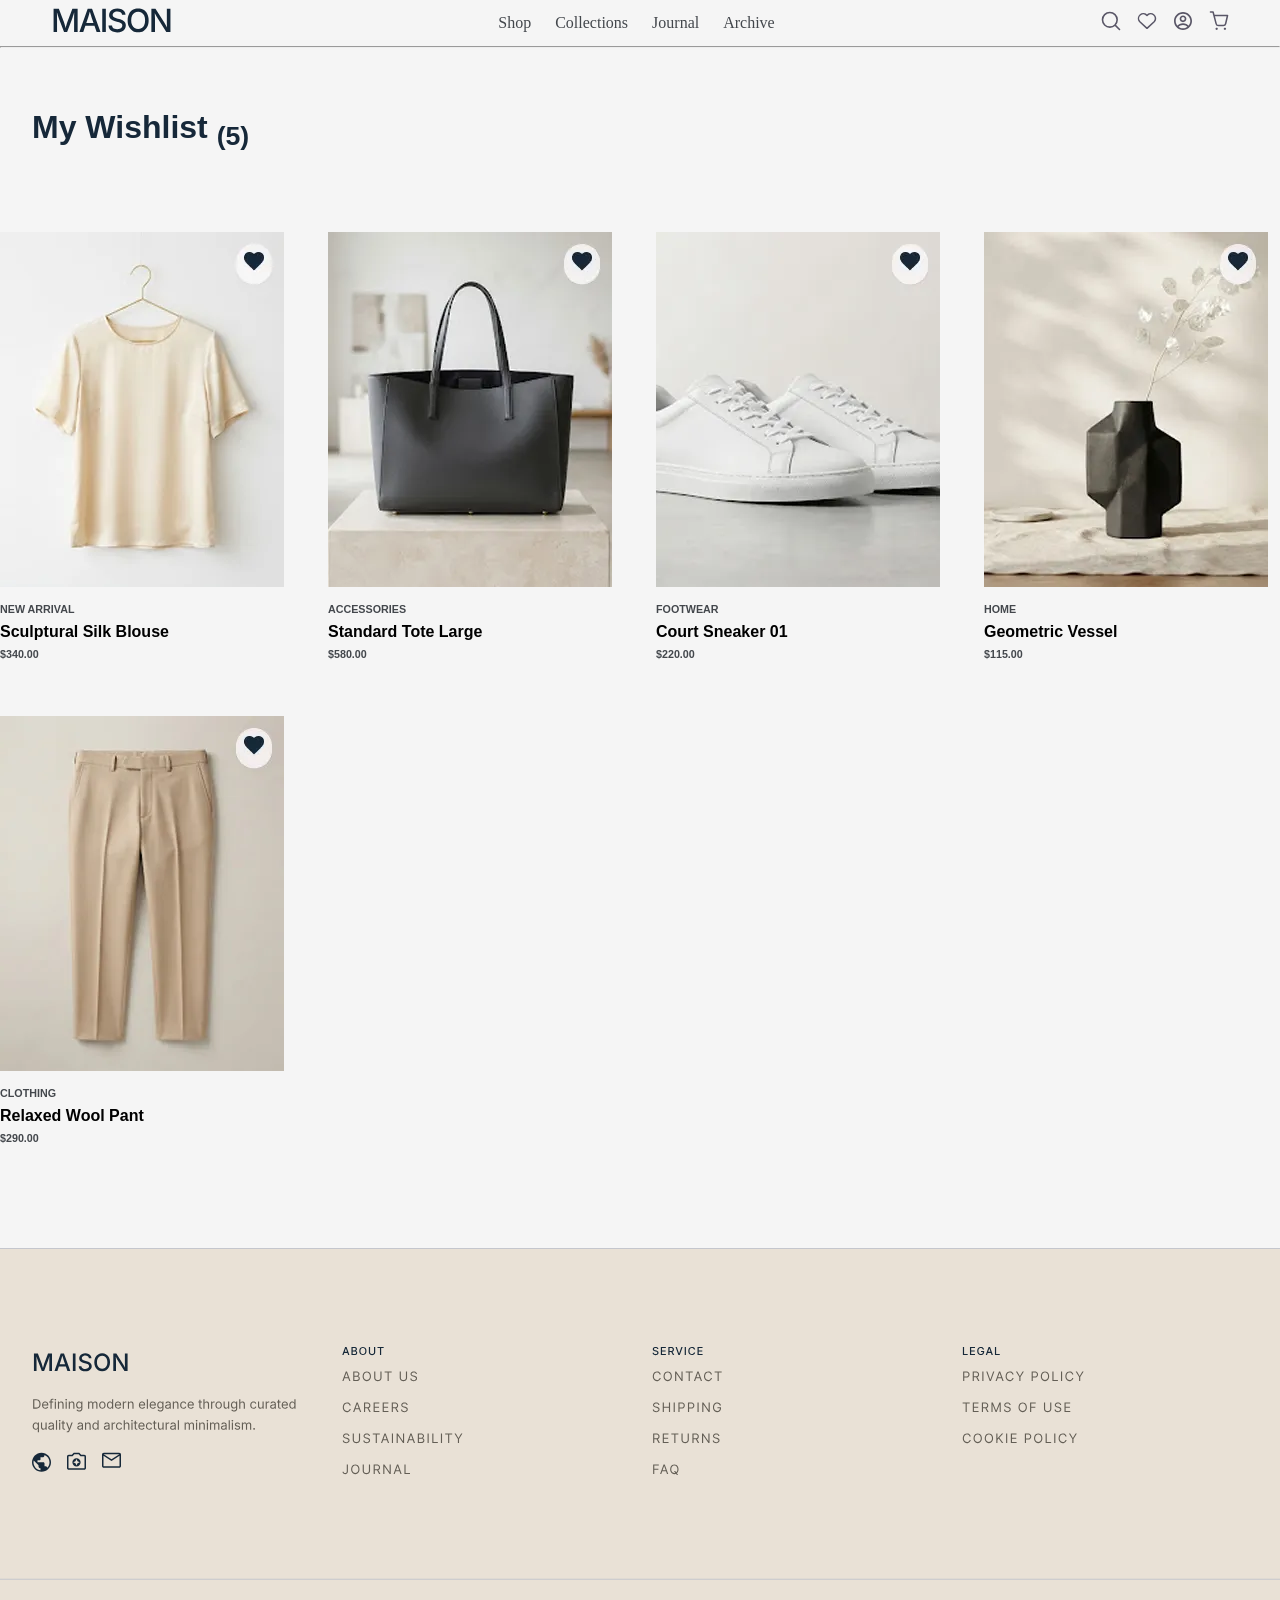
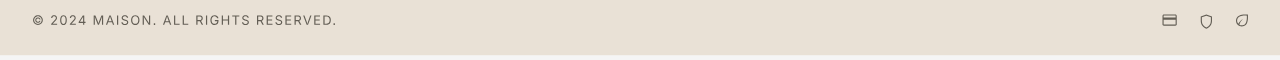
<file: wishlist.html>
<!DOCTYPE html>
<html lang="en">
<head>
    <meta charset="UTF-8">
    <meta name="viewport" content="width=device-width, initial-scale=1.0">
    <title>wishlist Page</title>
    <link rel="stylesheet" href="./assets/CSS/wishlist.css">
</head>
<body>
    <div class="header">
    <div class="container">
        <div class="row">
            <div class="logo">
            <a href="index.html">
                 <img src="./assets/imgs/Brand Logo.svg">
            </a>
            </div>
            <div class="list">
            <ul>
                <li><a href="shop.html">Shop</a></li>
                <li><a href="#">Collections</a></li>
                <li><a href="#">Journal</a></li>
                <li><a href="#">Archive</a></li>
            </ul>
            </div>
            <div class="icons">
            <ul>
                <li>
                  <a href="#">
                 <img src="./assets/imgs/Search.svg">
                  </a>
                </li>
                  <li>
                  <a href="wishlist.html">
                 <img src="./assets/imgs/Heart.svg">
                  </a>
                </li>
                  <li>
                  <a href="login.html">
                 <img src="./assets/imgs/Avatar.svg">
                  </a>
                </li>
                  <li>
                  <a href="cart.html">
                 <img src="./assets/imgs/Shopping cart.svg">
                  </a>
                </li>
            </ul>
        </div>
        </div>
    </div>
</div>
<hr>
<div class="sections">
  <div class="container">
    <div class="section1">
       <h1>My Wishlist <sub>(5)</sub></h1>
    </div>
     <div class="section2">
       <div class="collections">
        <div class="collection">
          <a href="./cart.html">
            <img src="./assets/imgs/wishlist1.webp">
          </a>
              <h6>NEW ARRIVAL</h6>
              <h4>Sculptural Silk Blouse </h4>
              <h6>$340.00 </h6>
        </div>
        <div class="collection"><a href="./cart.html">
          <img src="./assets/imgs/wishlist2.webp">
             </a>
              <h6> ACCESSORIES</h6>
              <h4>Standard Tote Large </h4>
              <h6> $580.00</h6>
        </div>
        <div class="collection"><a href="./cart.html">
          <img src="./assets/imgs/wishlist3.webp">
              </a>
              <h6> FOOTWEAR</h6>
              <h4>Court Sneaker 01 </h4>
              <h6> $220.00</h6>
        </div>
        <div class="collection"><a href="./cart.html">
                <img src="./assets/imgs/wishlist4.webp">
             </a>
              <h6>HOME </h6>
              <h4> Geometric Vessel</h4>
              <h6> $115.00  </h6>
        </div><br>
       </div>
      </div> 
      <div class="collection"><a href="./cart.html">
                <img src="./assets/imgs/wishlist5.webp">
             </a>
              <h6>CLOTHING </h6>
              <h4>Relaxed Wool Pant </h4>
              <h6> $290.00  </h6>
        </div>
         <div class="footer"> <img src="./assets/imgs/Footer.svg"></div>
  </div>
</div>
</body>
</html>
</file>
<file: assets/CSS/main.css>
*{
    padding: 0;
    margin: 0;
    box-sizing: border-box;
}
.header{
    display: flex;
    justify-content: space-between;

}
ul{
    list-style: none;
}
.list ul{
    display:flex;
    gap:24px;
}
.list a{
    color:#43474C
}
body{
    background-color:#F5F5F5;
}
a{
    text-decoration: none;
}
.icons ul{
    display: flex;
    gap:16px;
}

.container {

    margin: auto;
}

.row {
    display: flex;
    flex-wrap: wrap;
    justify-content: space-between;
    align-items: center;
    gap:326.29px;
}
.sections{
     display: flex;
    justify-content: space-between;
}
.title h6{
    color:#635E55 ;
    margin-bottom: 12px;
}
.title h2{
    color: #162839;
    margin-top: 0px;
    margin-bottom: 12px;
}
.title{
    font-family:Arial, Helvetica, sans-serif;
}
.collections{
    display: flex;
    gap:38px;
}
.collection
{
 width: 290px;
 font-family:Arial, Helvetica, sans-serif;
}
.collection img{
    margin-top: 32px;
    margin-bottom: 5px;
}
.collection h3{
    color: #162839;
}
.collection h6{
    color: #43474C;
}
.top {
  color: #162839;
  font-family:Arial, Helvetica, sans-serif;
  text-align: center;
  margin-top: 96px;
  margin-bottom: 64.01px;
}

.collections h4{
    color: #162839;
    font-family:Arial, Helvetica, sans-serif;
    margin-top: 3px;
    margin-bottom: 6px;
}
.title2{
    color: #162839;
  font-family:Arial, Helvetica, sans-serif;
  text-align: center;
  margin-bottom: 64.01px;
  margin-top: 64.01px;
  padding: 15px;

}
.title2 h6{
    margin-bottom: 6px;
}
.select{
    margin-bottom: 96px;
}
</file>
<file: assets/CSS/cart.css>
*{
    padding: 0;
    margin: 0;
    box-sizing: border-box;
}
.header{
    display: flex;
    justify-content: space-between;

}
ul{
    list-style: none;
}
.list ul{
    display:flex;
    gap:24px;
}
.list a{
    color:#43474C
}
body{
    background-color:#F5F5F5;
}
a{
    text-decoration: none;
}
.icons ul{
    display: flex;
    gap:16px;
}

.container {

    margin: auto;
}

.row {
    display: flex;
    flex-wrap: wrap;
    justify-content: space-between;
    align-items: center;
    gap:326.29px;
}
.sections{
     display: flex;
    justify-content: space-between;
}
.section1 h2{
    color: #162839;
    font-family:Arial, Helvetica, sans-serif;
    margin-top: 12px;
    margin-bottom: 7px;
}
.section1 h5{
    color: #162839;
    font-family:Arial, Helvetica, sans-serif;
    margin-top: 7px;
    margin-bottom: 57px;
}
.section2{
  margin-bottom: 96px;
  margin-top: 32Px;
}
</file>
<file: assets/CSS/checkout.css>
*{
    padding: 0;
    margin: 0;
    box-sizing: border-box;
}

body{
    background-color:#F5F5F5;
}
.container {

    margin: auto;
}
.header{
    text-align: left;
    margin-left: 32px;
    margin-top: 16px;
    margin-bottom: 16px;
}
.row {
    display: flex;
    flex-wrap: wrap;
    justify-content: space-between;
    gap:64px;
}
.sections{
     display: flex;
    justify-content: space-between;
}
.top h3{
    color: #162839;
    font-family:Arial, Helvetica, sans-serif;
    margin-top: 40px;
    margin-bottom: 24px;
}
.top h5{
    color: #162839;
    font-family:Arial, Helvetica, sans-serif;
    margin-top: 40px;
    margin-bottom: 24px;
}
.top{
    display: flex;
    flex-wrap: wrap;
    justify-content: space-between;
    gap:400.73px;
}
.section1{
    width: 691.2px;
}
.section2{
    width: 460.8px;
}
#box1{
    width: 691.2px;
    border-radius: 10px;
    border: 1px  #C4C6CD solid ;
    padding: 15px 16px;
    margin-bottom: 16px;
}
.labels{
   color: #43474C;
   font-family:Arial, Helvetica, sans-serif;
   margin-bottom: 16px;
}
#check{
    margin-bottom: 64px;
}
#top{
    color: #162839;
    font-family:Arial, Helvetica, sans-serif;
    margin-top: 64px;
    margin-bottom: 24px;
}
#box2{
    width: 337.6px;
    border-radius: 10px;
    border: 1px  #C4C6CD solid ;
    padding: 15px 16px;
    gap: 16px;
}
.label2{
   color: #43474C;
   font-family:Arial, Helvetica, sans-serif;
   
}
.row2 {
    display: flex;
    flex-wrap: wrap;
    justify-content: space-between;
    gap:16px;
}
</file>
<file: assets/CSS/login.css>
*{
    padding: 0;
    margin: 0;
    box-sizing: border-box;
}
.container {

    margin: auto;
}

.row {
    display: flex;
    flex-wrap: wrap;
    justify-content: space-between;
    align-items: center;
}
.sections{
     display: flex;
    justify-content: space-between;
    width: 1280px;
    height: 1024;
}
.section1{
    width: 704px;
    height: 1024px;
}
.section2{
    width: 576px;
    height: 1024px;
    padding-left: 64px;
    padding-right: 64px;
    padding-top: 219.66px;
}
.top{
    color: #162839;
    font-family:Arial, Helvetica, sans-serif;
}
.top h3{
    margin-top: 8px;
    margin-bottom: 32px;
}
#box1{
    width: 448px;
    border-radius: 10px;
    border: 1px  #C4C6CD solid ;
    padding: 15px 16px;
    margin-bottom: 24px;

}
.labels{
   color: #43474C;
   font-family:Arial, Helvetica, sans-serif;
   margin-bottom: 16px;
}
.sign_in{
    margin-bottom:48px;
}
.accounts h4{
    color: #43474C;
   font-family:Arial, Helvetica, sans-serif;
   margin-bottom: 48px;
   text-align: center;
}.accounts{
    margin-bottom: 63.5px;
}
a{text-decoration: none; color:#162839 #43474C; font-family:Arial, Helvetica, sans-serif;}
.buttom h4{
    font-family:Arial, Helvetica, sans-serif;
    text-align: center;
    color: #43474C;
}
</file>
<file: assets/CSS/account.css>
*{
    padding: 0;
    margin: 0;
    box-sizing: border-box;
}
.header{
    display: flex;
    justify-content: space-between;

}
ul{
    list-style: none;
}
.list ul{
    display:flex;
    gap:24px;
}
.list a{
    color:#43474C
}
body{
    background-color:#F5F5F5;
}
a{
    text-decoration: none;
}
.icons ul{
    display: flex;
    gap:16px;
}

.container {

    margin: auto;
}

.row {
    display: flex;
    flex-wrap: wrap;
    justify-content: space-between;
    align-items: center;
    gap:326.29px;
}
.rows {
    display: flex;
    flex-wrap: wrap;
    justify-content: space-between;
    align-items: center;
}

.top{
    color: #162839;
    font-family:Arial, Helvetica, sans-serif;
}
.top h5{
    margin-top: 8px;
    margin-bottom: 32px;
}
.sections{
     display: flex;
    justify-content: space-between;
    width: 1280px;
    height: 1786px;
    margin-right: 96px;
}
.section1{
    width: 228px;
    height: 1786px;
}
.section2{
    width: 992px;
    height: 1786px;
    padding-left: 80px;
    padding-right: 0px;
    padding-top: 48px;
    margin-left: 48px;
    
}
.section2 img{
 margin-bottom: 48px;
}
.footer{
width: 1280px;}
</file>
<file: assets/CSS/order.css>
*{
    padding: 0;
    margin: 0;
    box-sizing: border-box;
}
.header{
    display: flex;
    justify-content: space-between;

}
ul{
    list-style: none;
}
.list ul{
    display:flex;
    gap:24px;
}
.list a{
    color:#43474C
}
body{
    background-color:#F5F5F5;
}

.icons ul{
    display: flex;
    gap:16px;
}

.container {

    margin: auto;
}
.row {
    display: flex;
    flex-wrap: wrap;
    justify-content: space-between;
    align-items: center;
    gap:1075.01px;
}
</file>
<file: assets/CSS/product.css>
*{
    padding: 0;
    margin: 0;
    box-sizing: border-box;
}
.header{
    display: flex;
    justify-content: space-between;

}
ul{
    list-style: none;
}
.list ul{
    display:flex;
    gap:24px;
}
.list a{
    color:#43474C
}
body{
    background-color:#F5F5F5;
}
a{
    text-decoration: none;
}
.icons ul{
    display: flex;
    gap:16px;
}

.container {

    margin: auto;
}

.row {
    display: flex;
    flex-wrap: wrap;
    justify-content: space-between;
    align-items: center;
    gap:326.29px;
}
.sections{
     display: flex;
    justify-content: space-between;
}
.section1 h4{
    color: #162839;
    font-family:Arial, Helvetica, sans-serif;
    margin-top: 52px;
    margin-bottom: 40.5px;
}
.section2{
  margin-bottom: 16px;
  margin-top: 0Px;
}
.collections{
    display: flex;
    gap:38px;
}
.collection
{
 width: 290px;
 font-family:Arial, Helvetica, sans-serif;
}
.collection img{
    margin-top: 32px;
    margin-bottom: 5px;
}
.collection h3{
    color: #162839;
    padding-top: 7px;
    padding-bottom: 8px;
}
.collection h6{
    color: #43474C;
    padding-top: 7px;
    padding-bottom: 8px;
}
    .top {
  color: #162839;
  font-family:Arial, Helvetica, sans-serif;
  text-align:left;
  margin-top: 80px;
  margin-bottom: 32px;
}
.footer{
    margin-top: 96px;
}
</file>
<file: assets/CSS/reg.css>
*{
    padding: 0;
    margin: 0;
    box-sizing: border-box;
}
.container {

    margin: auto;
}

.row {
    display: flex;
    flex-wrap: wrap;
    justify-content: space-between;
    align-items: center;
}
.sections{
     display: flex;
    justify-content: space-between;
    width: 1280px;
    height: 1024;
}
.section1{
    width: 704px;
    height: 1024px;
}
.section2{
    width: 576px;
    height: 1024px;
    padding-left: 64px;
    padding-right: 64px;
    padding-top: 96px;
}
.top{
    color: #162839;
    font-family:Arial, Helvetica, sans-serif;
}
.top h3{
    margin-top: 8px;
    margin-bottom: 32px;
}
#box2{
    width: 192px;
    border-radius: 10px;
    border: 1px  #C4C6CD solid ;
    padding: 15px 16px;
    gap: 16px;
}
.label2{
   color: #43474C;
   font-family:Arial, Helvetica, sans-serif;
   
}
.row2 {
    display: flex;
    flex-wrap: wrap;
    justify-content: space-between;
    gap:16px;
}

#box1{
    width: 448px;
    border-radius: 10px;
    border: 1px  #C4C6CD solid ;
    padding: 15px 16px;
    margin-bottom: 24px;

}
.labels{
   color: #43474C;
   font-family:Arial, Helvetica, sans-serif;
   margin-bottom: 16px;
}
.create_acc{
    margin-bottom:48px;
}
.accounts h4{
    color: #43474C;
   font-family:Arial, Helvetica, sans-serif;
   margin-bottom: 48px;
   text-align: center;
}.accounts{
    margin-bottom: 63.5px;
}
a{text-decoration: none; color:#162839 #43474C;
     font-family:Arial, Helvetica, sans-serif;}
.buttom h4{
    font-family:Arial, Helvetica, sans-serif;
    text-align: center;
    color: #43474C;
}
</file>
<file: assets/CSS/shop.css>
*{
    padding: 0;
    margin: 0;
    box-sizing: border-box;
}
.header{
    display: flex;
    justify-content: space-between;

}
ul{
    list-style: none;
}
.list ul{
    display:flex;
    gap:24px;
}
.list a{
    color:#43474C
}
body{
    background-color:#F5F5F5;
}
a{
    text-decoration: none;
}
.icons ul{
    display: flex;
    gap:16px;
}

.container {

    margin: auto;
}

.row {
    display: flex;
    flex-wrap: wrap;
    justify-content: space-between;
    align-items: center;
    gap:326.29px;
}
.sections{
     
    margin-left:96px ;
    margin-right:96px ;
}
.section1 h6{
    color:#635E55 ;
    margin-bottom: 12px;
    margin-top: 37px;
}
.section1 h2{
    color: #162839;
    margin-top: 0px;
    margin-bottom: 0px;
}
.section1{
    font-family:Arial, Helvetica, sans-serif;
    text-align: left;
}
.section1 h4{
    color: #162839;
    margin-bottom: 12px;
}
</file>
<file: assets/CSS/wishlist.css>
*{
    padding: 0;
    margin: 0;
    box-sizing: border-box;
}
.header{
    display: flex;
    justify-content: space-between;

}
ul{
    list-style: none;
}
.list ul{
    display:flex;
    gap:24px;
}
.list a{
    color:#43474C
}
body{
    background-color:#F5F5F5;
}
a{
    text-decoration: none;
}
.icons ul{
    display: flex;
    gap:16px;
}

.container {

    margin: auto;
}

.row {
    display: flex;
    flex-wrap: wrap;
    justify-content: space-between;
    align-items: center;
    gap:326.29px;
}
.sections{
     display: flex;
    justify-content: space-between;
}
.section1 h1{
    color: #162839;
    font-family:Arial, Helvetica, sans-serif;
    margin-top: 61px;
    margin-bottom: 48px;
    margin-left: 32px;
    margin-right: 32px;
}
.section2{
  margin-bottom: 16px;
  margin-top: 0Px;
}
.collections{
    display: flex;
    gap:38px;
}
.collection
{
 width: 290px;
 font-family:Arial, Helvetica, sans-serif;
}
.collection img{
    margin-top: 32px;
    margin-bottom: 5px;
}
.collection h3{
    color: #162839;
    padding-top: 7px;
    padding-bottom: 8px;
}
.collection h6{
    color: #43474C;
    padding-top: 7px;
    padding-bottom: 8px;
}
    .top {
  color: #162839;
  font-family:Arial, Helvetica, sans-serif;
  text-align:left;
  margin-top: 80px;
  margin-bottom: 32px;
}
.footer{
    margin-top: 96px;
}
</file>
